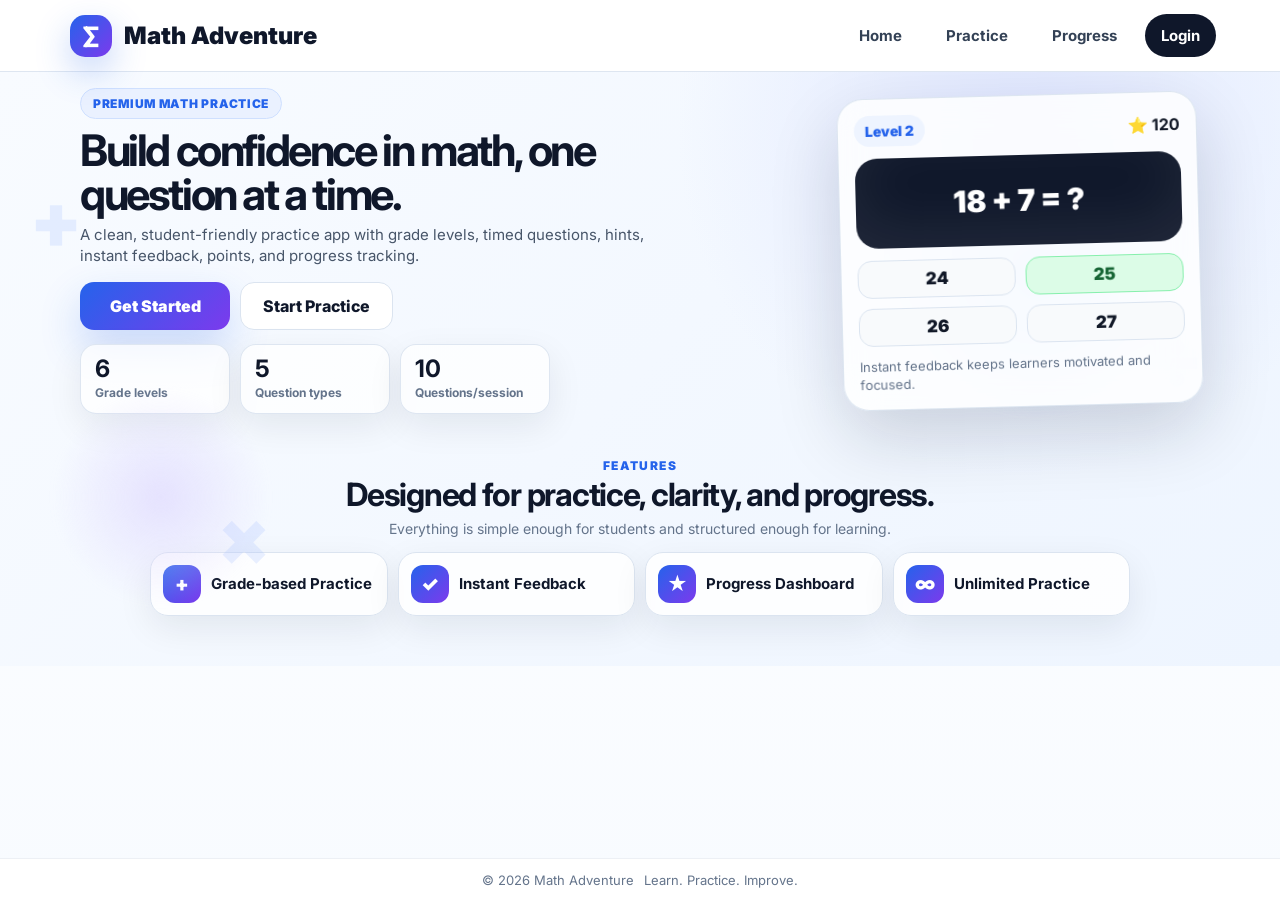
<file: src/main/resources/static/index.html>
<!DOCTYPE html>
<html lang="en">
<head>

  <meta charset="UTF-8" />
  <meta name="viewport" content="width=device-width, initial-scale=1.0" />
  <meta name="description" content="Math Adventure Premium is a fun, polished math practice website with login, grade levels, instant feedback, progress tracking, and account helper screens." />
  <title>Math Adventure Premium</title>
  <link rel="icon" href="data:,">
  <link rel="preconnect" href="https://fonts.googleapis.com">
  <link rel="preconnect" href="https://fonts.gstatic.com" crossorigin>
  <link href="https://fonts.googleapis.com/css2?family=Inter:wght@400;500;600;700;800;900&display=swap" rel="stylesheet">
  <link rel="stylesheet" href="style.css" />
</head>
<body>
  <header class="site-header">
    <button class="brand" type="button" data-nav="home" aria-label="Go to home">
      <span class="brand-mark">∑</span>
      <span>Math Adventure</span>
    </button>
    <button class="menu-toggle" id="menuToggle" type="button" aria-label="Open menu">☰</button>
    <nav class="site-nav" id="siteNav" aria-label="Main navigation">
      <button type="button" data-nav="home">Home</button>
      <button type="button" data-nav="practice">Practice</button>
      <button type="button" data-nav="progress">Progress</button>
      <button type="button" data-nav="login" id="loginNavBtn" class="nav-login">Login</button>
    </nav>
  </header>

  <main id="app">
    <section id="homeView" class="screen home-screen active" aria-labelledby="homeTitle">
      <span class="orb orb-one"></span>
      <span class="orb orb-two"></span>
      <span class="math-float top-left">+</span>
      <span class="math-float mid-right">÷</span>
      <span class="math-float left-low">×</span>

      <div class="home-wrap">
        <section class="hero-row">
          <div class="hero-copy">
            <span class="eyebrow">Premium Math Practice</span>
            <h1 id="homeTitle">Build confidence in math, one question at a time.</h1>
            <p class="description">A clean, student-friendly practice app with grade levels, timed questions, hints, instant feedback, points, and progress tracking.</p>
            <div class="hero-buttons">
              <button class="primary get-started" type="button" id="getStartedBtn">Get Started</button>
              <button class="ghost" type="button" data-nav="practice">Start Practice</button>
            </div>
            <div class="hero-stats" aria-label="App highlights">
              <article><strong>6</strong><span>Grade levels</span></article>
              <article><strong>5</strong><span>Question types</span></article>
              <article><strong>10</strong><span>Questions/session</span></article>
            </div>
          </div>

          <aside class="hero-card" aria-label="Practice preview">
            <div class="mini-top"><span>Level 2</span><b>⭐ 120</b></div>
            <div class="mini-question">18 + 7 = ?</div>
            <div class="mini-options"><span>24</span><span class="active">25</span><span>26</span><span>27</span></div>
            <p>Instant feedback keeps learners motivated and focused.</p>
          </aside>
        </section>

        <section class="features-title" aria-label="Features overview">
          <p>FEATURES</p>
          <h2>Designed for practice, clarity, and progress.</h2>
          <span>Everything is simple enough for students and structured enough for learning.</span>
        </section>

        <section class="feature-grid" aria-label="Main features">
          <article><div class="feature-icon">+</div><div><h3>Grade-based Practice</h3><p>Choose Kindergarten through 5th grade before starting.</p></div></article>
          <article><div class="feature-icon">✓</div><div><h3>Instant Feedback</h3><p>Know right away whether the answer is correct.</p></div></article>
          <article><div class="feature-icon">★</div><div><h3>Progress Dashboard</h3><p>Review correct answers, missed answers, and accuracy.</p></div></article>
          <article><div class="feature-icon">∞</div><div><h3>Unlimited Practice</h3><p>Repeat addition, subtraction, multiplication, division, or mixed operations.</p></div></article>
        </section>
      </div>
    </section>

    <section id="loginView" class="screen login-screen" aria-labelledby="loginTitle">
      <span class="orb orb-one"></span>
      <span class="math-float top-left">+</span>
      <span class="math-float mid-right">÷</span>
      <form id="loginForm" class="login-card">
        <span class="card-badge">Student Portal</span>
        <h2 id="loginTitle">Welcome back</h2>
        <p>Sign in to continue your math adventure.</p>
        <label class="sr-only" for="userId">User ID</label>
        <input id="userId" type="text" placeholder="User ID" autocomplete="username" aria-describedby="userError" />
        <p id="userError" class="field-error" aria-live="polite"></p>
        <label class="sr-only" for="password">Password</label>
        <div class="password-field">
          <input id="password" type="password" placeholder="Password" autocomplete="current-password" aria-describedby="passwordError" />
          <button type="button" class="password-toggle" data-toggle-password="password" aria-label="Show password">Show</button>
        </div>
        <p id="passwordError" class="field-error" aria-live="polite"></p>
        <button class="primary" type="submit">Login</button>
        <div class="login-links">
          <button type="button" id="forgotBtn">Forgot password?</button>
          <button type="button" id="createAccountBtn">Create account</button>
        </div>
        <p id="loginMessage" class="message" aria-live="polite"></p>
        <small class="demo">Demo: student1 / Pass123!</small>
      </form>
    </section>

    <section id="gradesView" class="screen grades-screen" aria-labelledby="gradeTitle">
      <p class="top-note" id="gradeTitle">Choose the learner’s grade level</p>
      <div class="grades-grid">
        <article class="grade-card" data-grade="Kindergarten" data-level="1"><header><h2>Kindergarten</h2><span>Starter</span></header><div class="emoji-box">🧸</div><p>Simple counting, number recognition, and first math confidence.</p><button type="button">Select Grade</button></article>
        <article class="grade-card" data-grade="1st Grade" data-level="1"><header><h2>1st Grade</h2><span>Beginner</span></header><div class="emoji-box">🐣</div><p>Adding, subtracting, and building number sense up to 100.</p><button type="button">Select Grade</button></article>
        <article class="grade-card" data-grade="2nd Grade" data-level="2"><header><h2>2nd Grade</h2><span>Developing</span></header><div class="emoji-box">🚀</div><p>Bigger addition and subtraction with early multiplication.</p><button type="button">Select Grade</button></article>
        <article class="grade-card" data-grade="3rd Grade" data-level="3"><header><h2>3rd Grade</h2><span>Intermediate</span></header><div class="emoji-box">📘</div><p>Multiplication, division, and stronger problem solving.</p><button type="button">Select Grade</button></article>
        <article class="grade-card" data-grade="4th Grade" data-level="4"><header><h2>4th Grade</h2><span>Advanced</span></header><div class="emoji-box">🧠</div><p>Multi-digit operations, division, and decimals.</p><button type="button">Select Grade</button></article>
        <article class="grade-card" data-grade="5th Grade" data-level="5"><header><h2>5th Grade</h2><span>Mastery</span></header><div class="emoji-box">🏆</div><p>Fractions, decimals, mixed operations, and mastery review.</p><button type="button">Select Grade</button></article>
      </div>
    </section>

    <section id="gradePathView" class="screen grade-path-screen" aria-labelledby="gradePathTitle">
      <div class="grade-path-wrap">
        <button class="outline small-back" type="button" id="backToGrades">← Back to grades</button>
        <section class="grade-hero-card">
          <div>
            <span class="card-badge" id="gradeBadge">Grade Path</span>
            <h1 id="gradePathTitle">Grade Practice Page</h1>
            <p id="gradePathDescription">Choose a skill below to start practicing.</p>
          </div>
          <div class="grade-hero-emoji" id="gradeHeroEmoji">🚀</div>
        </section>

        <section class="skill-summary-grid" aria-label="Grade learning summary">
          <article><span>Focus</span><strong id="gradeFocus">Number sense</strong></article>
          <article><span>Difficulty</span><strong id="gradeDifficulty">Level 2</strong></article>
          <article><span>Session</span><strong>10 questions</strong></article>
        </section>

        <section class="grade-skills-panel">
          <div>
            <h2>What learners practice here</h2>
            <ul id="gradeSkillsList"></ul>
          </div>
          <div>
            <h2>Choose a practice skill</h2>
            <div id="gradePracticeLinks" class="grade-practice-links"></div>
          </div>
        </section>
      </div>
    </section>

    <section id="typesView" class="screen type-screen" aria-labelledby="typeTitle">
      <h1 id="typeTitle">Choose Question Type</h1>
      <p id="selectedGradeText">Pick the type of math questions to practice</p>
      <div class="type-grid" id="typeGrid"></div>
    </section>

    <section id="practiceView" class="screen practice-screen" aria-labelledby="questionText">
      <div class="practice-wrap">
        <header class="practice-top">
          <button id="backToTypes" class="outline icon-btn" type="button" aria-label="Back to question types">←</button>
          <button class="outline" id="levelBadge" type="button">LEVEL 2</button>
          <div class="score"><span>⭐ <b id="points">120</b></span><button class="outline" type="button">⌛ <span id="timer">01:45</span></button></div>
        </header>
        <div class="progress-bar" aria-label="Practice progress"><span id="progressFill"></span></div>
        <section class="practice-area">
          <aside class="side-panel">
            <div class="mascot" id="mascotEmoji">🧠</div>
            <p>“You can do it!”</p>
            <button id="hintBtn" class="outline hint" type="button">💡 Get a hint</button>
            <button id="skipBtn" class="dark" type="button">Skip question</button>
            <p id="hintText" class="hint-text" aria-live="polite"></p>
          </aside>
          <section class="question-area">
            <div class="question-display"><h1 id="questionText">12 + 8 = ?</h1><div>🔥 🔥 🔥</div></div>
            <div id="answersGrid" class="answers-grid"></div>
            <p id="answerMessage" class="answer-message" aria-live="polite"></p>
            <div id="dots" class="dots"></div>
          </section>
        </section>
      </div>
    </section>

    <section id="progressView" class="screen progress-screen" aria-labelledby="progressTitle">
      <div class="progress-card">
        <span class="card-badge">Dashboard</span>
        <h1 id="progressTitle">Your Progress</h1>
        <p id="progressIntro">Complete a practice session to see your score.</p>
        <div class="stat-row">
          <article><p>Correct</p><h2 id="progressCorrect">0</h2></article>
          <article><p>Incorrect</p><h2 id="progressIncorrect">0</h2></article>
          <article><p>Accuracy</p><h2 id="progressAccuracy">0%</h2></article>
        </div>
        <button class="primary" type="button" id="progressPracticeBtn">Start practice</button>
      </div>
    </section>

    <section id="resultView" class="screen result-screen" aria-labelledby="resultTitle">
      <div class="result-card"><span class="card-badge">Session Complete</span><h1 id="resultTitle">Great job 🎉</h1><div class="stat-row"><article><p>Correct</p><h2 id="correctCount">0</h2></article><article><p>Incorrect</p><h2 id="incorrectCount">0</h2></article></div><p class="keep" id="resultMessage">Keep practicing. You are improving.</p><button class="primary" type="button" id="newPracticeBtn">New practice</button></div>
    </section>

    <section id="forgotView" class="screen account-screen" aria-labelledby="forgotTitle">
      <form id="forgotForm" class="account-card">
        <span class="card-badge">Account Help</span>
        <h1 id="forgotTitle">Reset password</h1>
        <p>Enter your User ID and follow the demo recovery instructions.</p>
        <label class="sr-only" for="forgotUserId">User ID</label>
        <input id="forgotUserId" type="text" placeholder="User ID" autocomplete="username" />
        <button class="primary" type="submit">Continue</button>
        <div id="forgotSuccess" class="success-box" aria-live="polite"></div>
        <div class="secondary-row"><button class="link-btn" type="button" id="backToLoginFromForgot">Back to login</button></div>
      </form>
    </section>

    <section id="createAccountView" class="screen account-screen" aria-labelledby="createTitle">
      <form id="createAccountForm" class="account-card">
        <span class="card-badge">New Learner</span>
        <h1 id="createTitle">Create account</h1>
        <p>Create a practice account for this browser session.</p>
        <label class="sr-only" for="newUserId">User ID</label>
        <input id="newUserId" type="text" placeholder="User ID: 8 to 12 characters" autocomplete="username" />
        <label class="sr-only" for="newPassword">Password</label>
        <div class="password-field">
          <input id="newPassword" type="password" placeholder="Password: uppercase, number, symbol" autocomplete="new-password" />
          <button type="button" class="password-toggle" data-toggle-password="newPassword" aria-label="Show password">Show</button>
        </div>
        <button class="primary" type="submit">Create account</button>
        <div id="createSuccess" class="success-box" aria-live="polite"></div>
        <div class="secondary-row"><button class="link-btn" type="button" id="backToLoginFromCreate">Back to login</button></div>
      </form>
    </section>

    <section id="logoutView" class="screen logout-screen" aria-labelledby="logoutTitle">
      <div class="logout-card"><span class="card-badge">Session</span><h1 id="logoutTitle">Logout</h1><p>Are you sure you want to log out?</p><div class="logout-actions"><button id="yesLogout" class="primary" type="button">Yes</button><button id="cancelLogout" class="outline" type="button">Cancel</button></div></div>
    </section>
  </main>

  <footer class="site-footer">
    <span>© 2026 Math Adventure</span>
    <span>Learn. Practice. Improve.</span>
  </footer>
  <script src="app.js"></script>
</body>
</html>
</file>
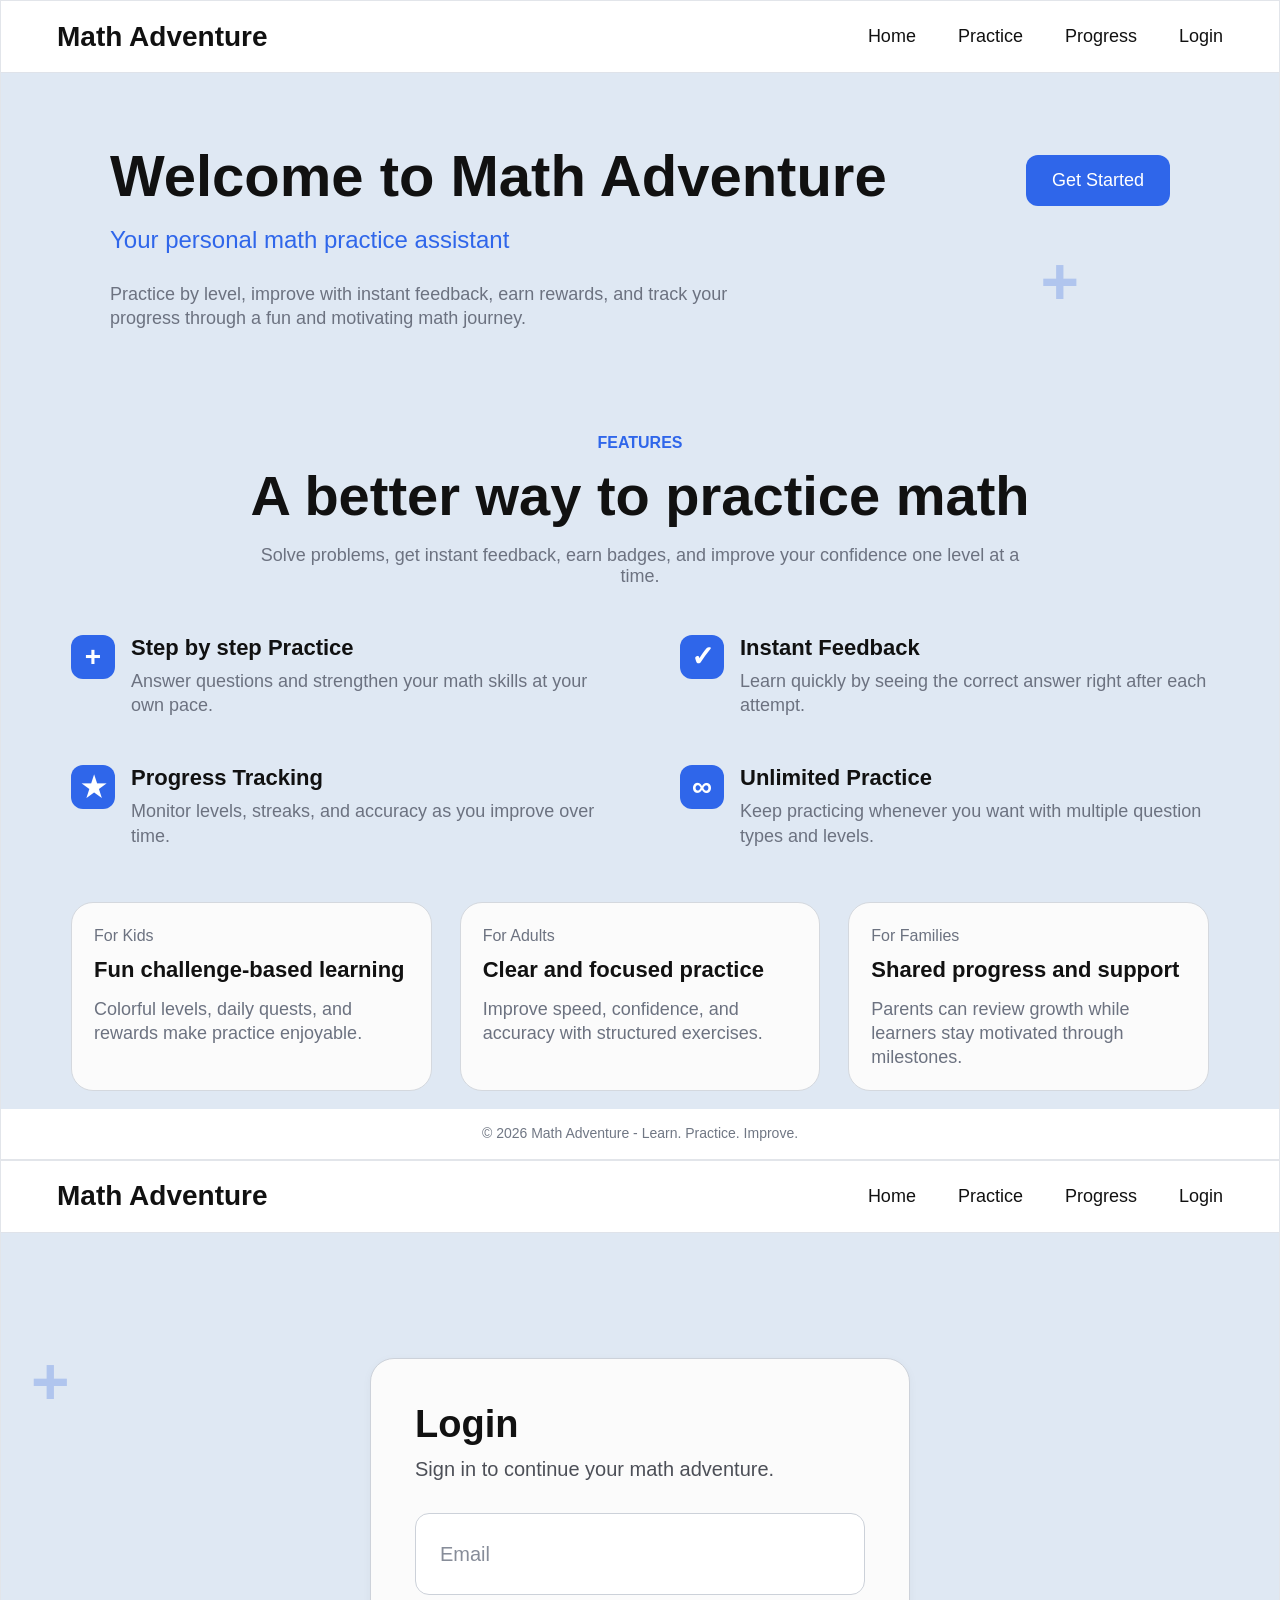
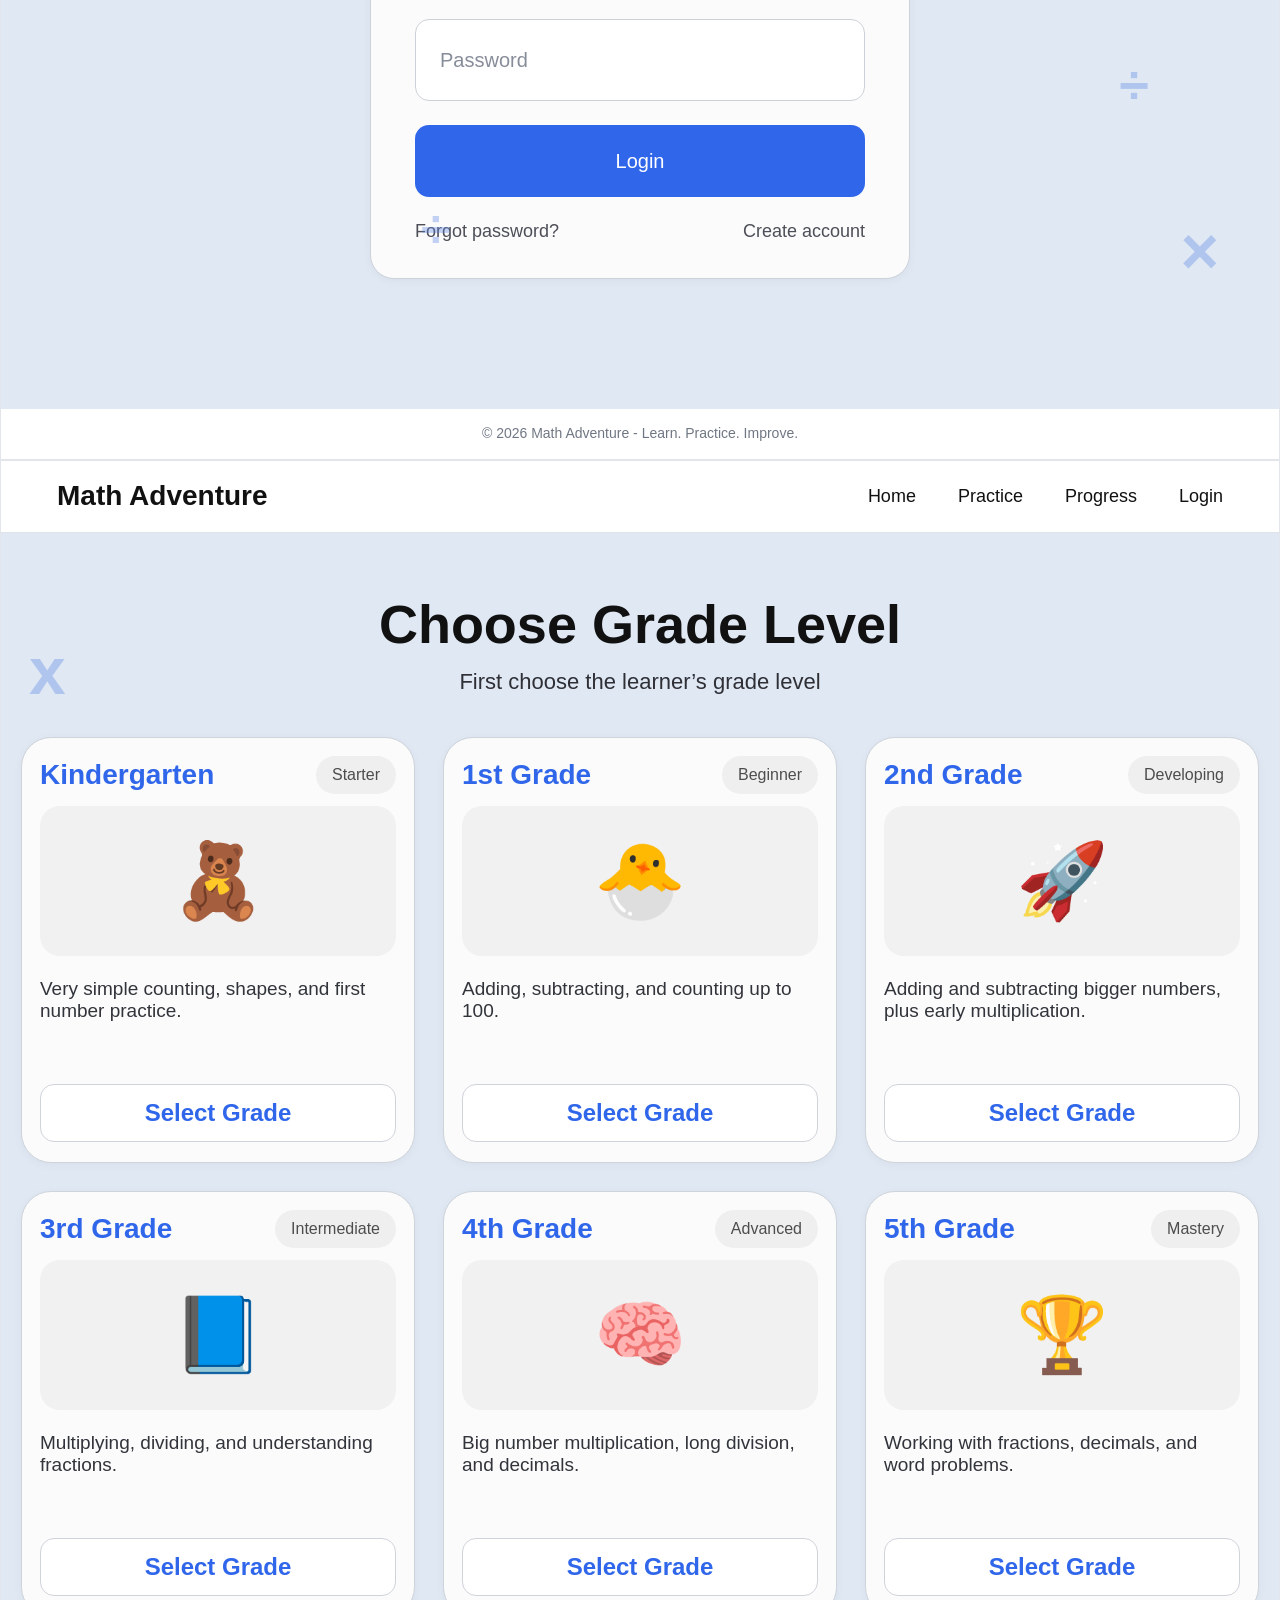
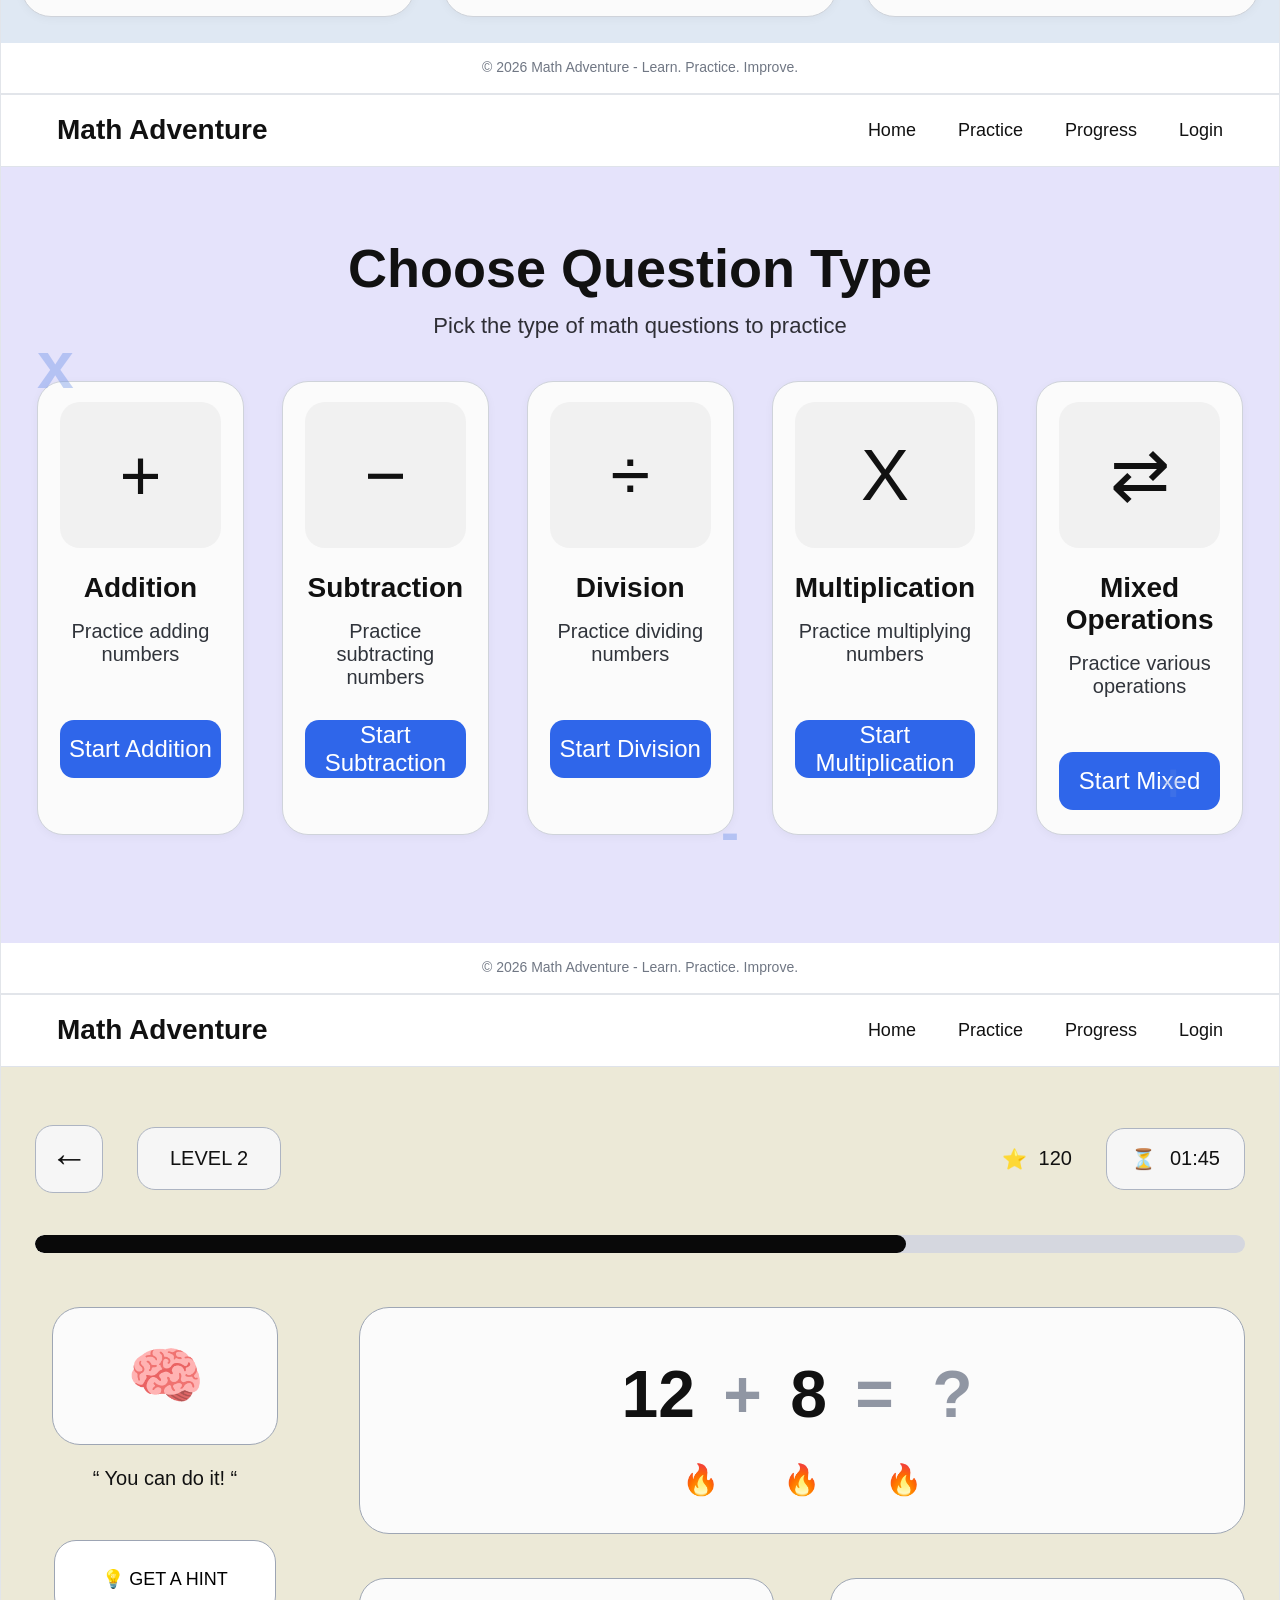
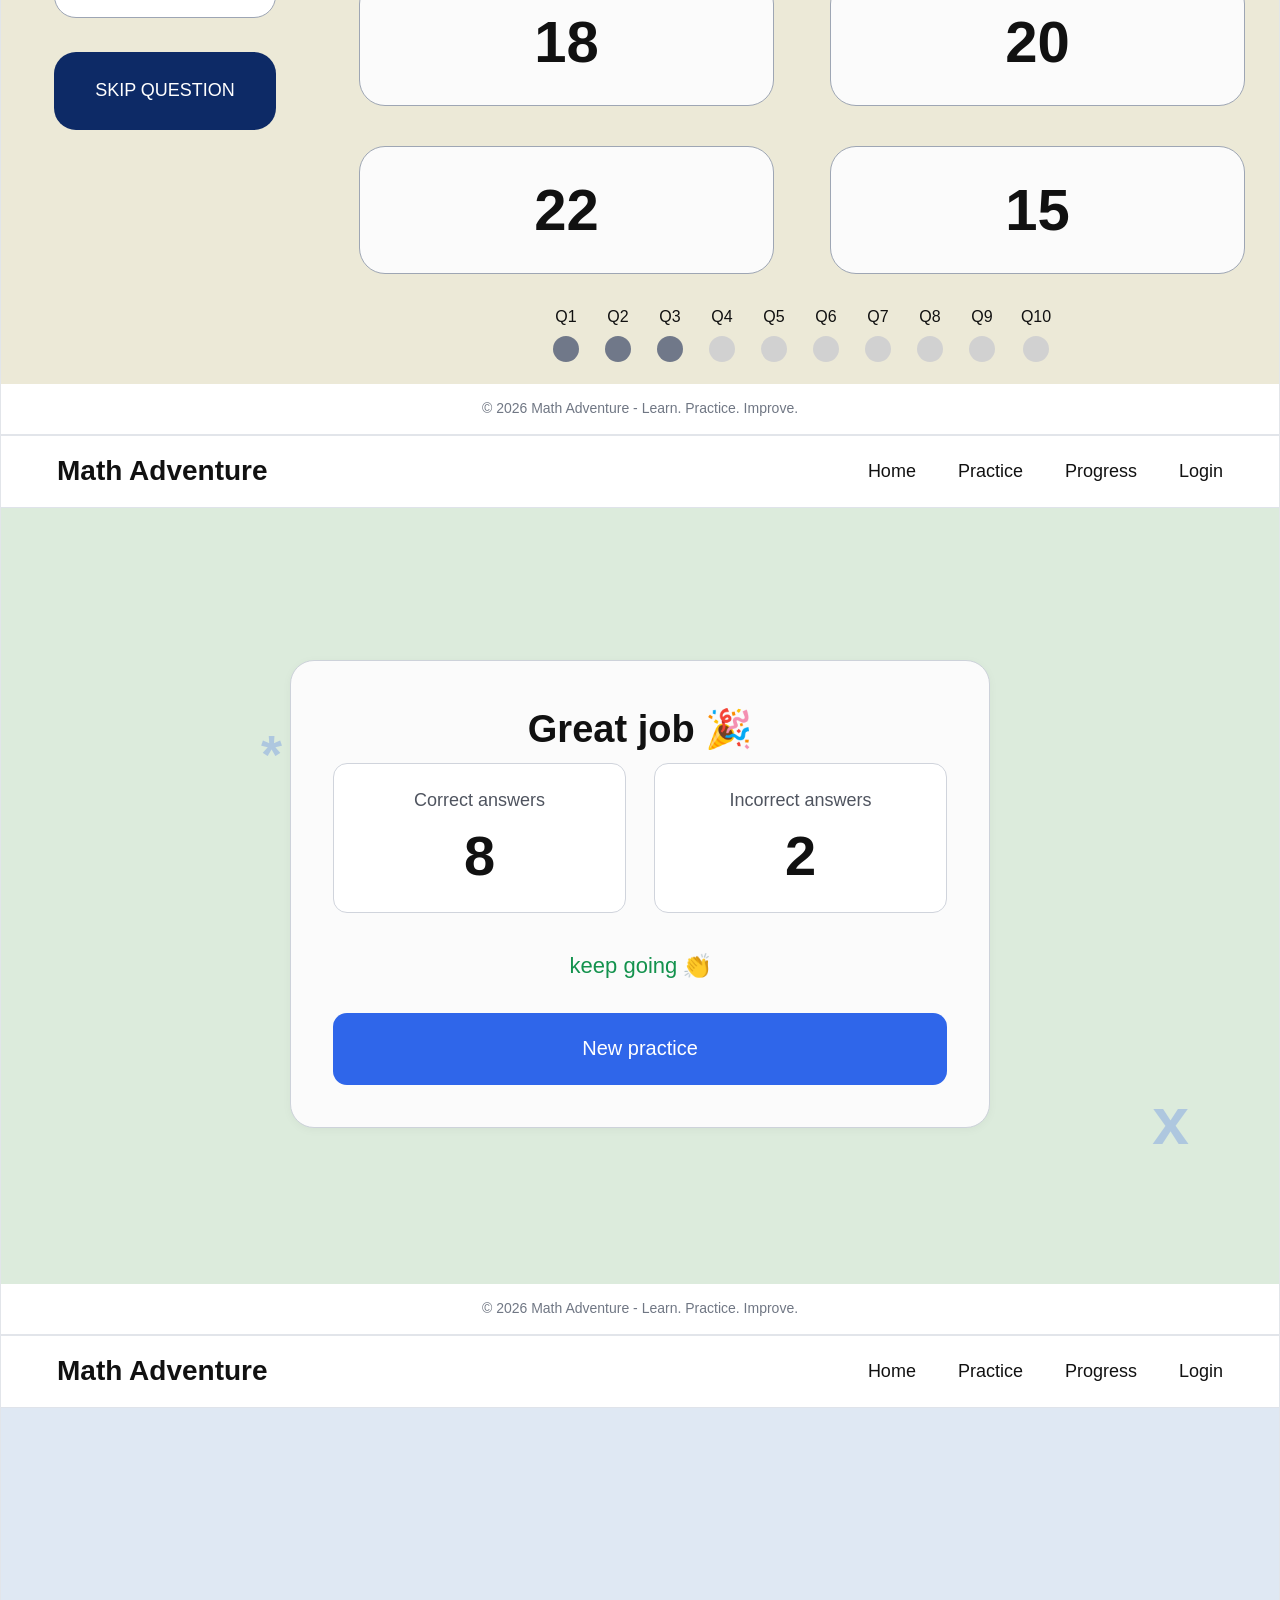
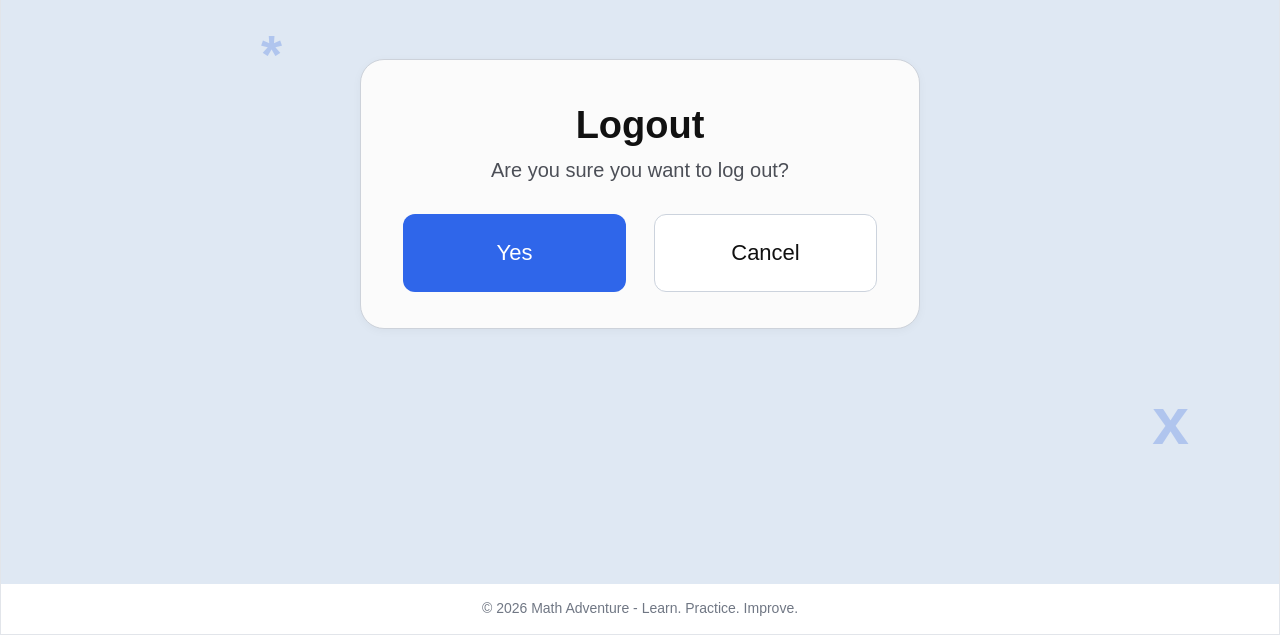
<file: src/main/java/org/example/MathAdventure.html>
<!DOCTYPE html>
<html lang="en">
  <head>
    <meta charset="UTF-8" />
    <meta name="viewport" content="width=device-width, initial-scale=1.0" />
    <title>Math Adventure</title>
    <style>
      :root {
        --bg-blue: #dfe8f3;
        --bg-purple: #e5e3fb;
        --bg-green: #dcebdc;
        --bg-yellow: #ece9d7;
        --white: #ffffff;
        --card: #fbfbfb;
        --line: #d3d7df;
        --text: #111111;
        --muted: #6c7280;
        --primary: #2f66ea;
        --primary-dark: #0d2a66;
        --success: #13924d;
        --shadow: 0 2px 10px rgba(17, 17, 17, 0.04);
        --radius-xl: 22px;
        --radius-lg: 16px;
        --radius-md: 12px;
      }

      * {
        box-sizing: border-box;
      }

      body {
        margin: 0;
        font-family: Arial, Helvetica, sans-serif;
        color: var(--text);
        background: #f4f5f7;
      }

      .site-page {
        width: 100%;
        min-height: 100vh;
        display: flex;
        flex-direction: column;
        background: var(--white);
        border: 1px solid #e2e5ea;
      }

      .topbar {
        height: 72px;
        display: flex;
        align-items: center;
        justify-content: space-between;
        padding: 0 56px;
        border-bottom: 1px solid #dfe3ea;
        background: var(--white);
      }

      .brand {
        font-size: 28px;
        font-weight: 700;
      }

      .menu {
        display: flex;
        gap: 42px;
        font-size: 18px;
      }

      .menu a {
        color: var(--text);
        text-decoration: none;
      }

      .page-main {
        flex: 1;
        position: relative;
        overflow: hidden;
      }

      .page-main.blue { background: var(--bg-blue); }
      .page-main.purple { background: var(--bg-purple); }
      .page-main.green { background: var(--bg-green); }
      .page-main.yellow { background: var(--bg-yellow); }

      .motif {
        position: absolute;
        color: rgba(88, 132, 230, 0.35);
        font-size: 66px;
        font-weight: 700;
        user-select: none;
        pointer-events: none;
      }

      .motif.small {
        font-size: 54px;
      }

      .footer-simple {
        text-align: center;
        font-size: 14px;
        color: #707784;
        padding: 16px 20px 18px;
        background: var(--white);
      }

      .hero-wrap {
        max-width: 1200px;
        margin: 0 auto;
        padding: 72px 70px 56px;
      }

      .hero-row {
        display: flex;
        align-items: flex-start;
        justify-content: space-between;
        gap: 40px;
      }

      .hero-copy h1 {
        font-size: 58px;
        line-height: 1.08;
        margin: 0 0 18px;
        font-weight: 700;
      }

      .hero-copy h2 {
        margin: 0 0 28px;
        font-size: 24px;
        color: var(--primary);
        font-weight: 500;
      }

      .hero-copy p {
        max-width: 620px;
        font-size: 18px;
        line-height: 1.35;
        color: var(--muted);
        margin: 0;
      }

      .hero-cta {
        margin-top: 10px;
      }

      .btn {
        border: none;
        cursor: pointer;
        border-radius: var(--radius-md);
        font-size: 18px;
        font-weight: 500;
        padding: 15px 26px;
      }

      .btn-primary {
        background: var(--primary);
        color: var(--white);
      }

      .btn-outline {
        background: var(--white);
        border: 1px solid #ccd3dd;
        color: var(--text);
      }

      .section-inner {
        max-width: 1320px;
        margin: 0 auto;
        padding: 48px 70px 18px;
      }

      .center-head {
        text-align: center;
        margin-bottom: 48px;
      }

      .center-head .eyebrow {
        font-size: 16px;
        font-weight: 700;
        color: var(--primary);
        text-transform: uppercase;
        margin-bottom: 14px;
      }

      .center-head h2 {
        font-size: 56px;
        line-height: 1.08;
        margin: 0 0 18px;
      }

      .center-head p {
        margin: 0 auto;
        font-size: 18px;
        color: var(--muted);
        max-width: 760px;
      }

      .features-grid {
        display: grid;
        grid-template-columns: 1fr 1fr;
        gap: 48px 80px;
        margin-bottom: 54px;
      }

      .feature-item {
        display: flex;
        align-items: flex-start;
        gap: 16px;
      }

      .feature-icon {
        width: 44px;
        height: 44px;
        border-radius: 12px;
        background: var(--primary);
        color: var(--white);
        display: flex;
        align-items: center;
        justify-content: center;
        font-size: 28px;
        font-weight: 700;
        flex-shrink: 0;
      }

      .feature-item h3 {
        margin: 0 0 8px;
        font-size: 22px;
      }

      .feature-item p {
        margin: 0;
        font-size: 18px;
        line-height: 1.35;
        color: var(--muted);
      }

      .audience-grid {
        display: grid;
        grid-template-columns: repeat(3, 1fr);
        gap: 28px;
      }

      .audience-card {
        background: var(--card);
        border: 1px solid #d4d8de;
        border-radius: 22px;
        padding: 24px 22px 20px;
      }

      .audience-card .tag {
        font-size: 16px;
        color: var(--muted);
        margin-bottom: 12px;
      }

      .audience-card h4 {
        font-size: 22px;
        margin: 0 0 14px;
      }

      .audience-card p {
        margin: 0;
        font-size: 18px;
        color: var(--muted);
        line-height: 1.35;
      }

      .center-card-shell {
        min-height: calc(100vh - 128px);
        display: flex;
        align-items: center;
        justify-content: center;
        padding: 48px 24px;
      }

      .card-large,
      .card-medium,
      .card-small {
        background: var(--card);
        border: 1px solid #cdd2da;
        border-radius: 24px;
        box-shadow: var(--shadow);
      }

      .card-large {
        width: 540px;
        padding: 44px 44px 36px;
      }

      .card-medium {
        width: 700px;
        padding: 46px 42px 42px;
      }

      .card-small {
        width: 560px;
        padding: 44px 42px 36px;
      }

      .card-title {
        font-size: 38px;
        margin: 0 0 12px;
        text-align: center;
        font-weight: 700;
      }

      .card-subtitle {
        font-size: 20px;
        color: #4c4f57;
        margin: 0 0 32px;
        text-align: center;
      }

      .left-title {
        text-align: left;
      }

      .left-subtitle {
        text-align: left;
      }

      .field {
        width: 100%;
        height: 82px;
        border: 1px solid #ccd1d9;
        border-radius: 14px;
        background: #ffffff;
        padding: 0 24px;
        font-size: 20px;
        color: #878d99;
        margin-bottom: 24px;
      }

      .btn-block {
        width: 100%;
        height: 72px;
        font-size: 20px;
        border-radius: 14px;
      }

      .card-links {
        display: flex;
        justify-content: space-between;
        margin-top: 24px;
        font-size: 18px;
        color: #4c4f57;
      }

      .selection-wrap {
        max-width: 1470px;
        margin: 0 auto;
        padding: 60px 20px 26px;
      }

      .selection-head {
        text-align: center;
        margin-bottom: 42px;
      }

      .selection-head h1 {
        font-size: 54px;
        margin: 0 0 14px;
      }

      .selection-head p {
        font-size: 22px;
        color: #2f2f36;
        margin: 0;
      }

      .grade-grid {
        display: grid;
        grid-template-columns: repeat(3, 1fr);
        gap: 28px;
      }

      .grade-card {
        background: var(--card);
        border: 1px solid #cfd3da;
        border-radius: 30px;
        padding: 18px 18px 20px;
        box-shadow: var(--shadow);
      }

      .grade-top {
        display: flex;
        align-items: center;
        justify-content: space-between;
        margin-bottom: 12px;
      }

      .grade-title {
        font-size: 28px;
        color: var(--primary);
        font-weight: 700;
      }

      .pill {
        background: #efefef;
        color: #4d4d4d;
        padding: 10px 16px;
        border-radius: 999px;
        font-size: 16px;
      }

      .grade-icon-box,
      .type-icon-box {
        background: #f1f1f1;
        border-radius: 20px;
        display: flex;
        align-items: center;
        justify-content: center;
      }

      .grade-icon-box {
        height: 150px;
        margin-bottom: 22px;
        font-size: 74px;
      }

      .grade-desc {
        font-size: 19px;
        line-height: 1.18;
        color: #31343a;
        min-height: 90px;
        margin-bottom: 16px;
      }

      .grade-btn,
      .type-btn {
        width: 100%;
        height: 58px;
        border-radius: 14px;
        font-size: 24px;
      }

      .grade-btn {
        background: #ffffff;
        border: 1px solid #cfd3da;
        color: var(--primary);
        font-weight: 700;
      }

      .type-wrap {
        max-width: 1470px;
        margin: 0 auto;
        padding: 70px 36px 36px;
      }

      .type-grid {
        display: grid;
        grid-template-columns: repeat(5, 1fr);
        gap: 38px;
      }

      .type-card {
        background: var(--card);
        border: 1px solid #cfd3da;
        border-radius: 26px;
        padding: 20px 22px 24px;
        text-align: center;
        box-shadow: var(--shadow);
      }

      .type-icon-box {
        height: 146px;
        margin-bottom: 24px;
        font-size: 72px;
      }

      .type-card h3 {
        font-size: 28px;
        margin: 0 0 16px;
      }

      .type-card p {
        margin: 0 0 28px;
        font-size: 20px;
        line-height: 1.16;
        color: #30343b;
        min-height: 72px;
      }

      .type-btn {
        background: var(--primary);
        color: #fff;
        border: none;
        font-weight: 500;
      }

      .stats-row {
        display: grid;
        grid-template-columns: 1fr 1fr;
        gap: 28px;
        margin-bottom: 40px;
      }

      .stat-box {
        border: 1px solid #d0d4dc;
        background: #fff;
        border-radius: 14px;
        padding: 26px 20px 24px;
        text-align: center;
      }

      .stat-box .label {
        font-size: 18px;
        color: #4f545f;
        margin-bottom: 12px;
      }

      .stat-box .value {
        font-size: 56px;
        font-weight: 700;
      }

      .feedback-message {
        text-align: center;
        color: var(--success);
        font-size: 22px;
        font-weight: 500;
        margin: 10px 0 34px;
      }

      .practice-wrap {
        max-width: 1480px;
        margin: 0 auto;
        padding: 58px 34px 22px;
      }

      .practice-top {
        display: flex;
        justify-content: space-between;
        align-items: center;
        margin-bottom: 42px;
      }

      .practice-top-left,
      .practice-top-right {
        display: flex;
        align-items: center;
        gap: 34px;
      }

      .square-btn,
      .small-pill,
      .timer-box {
        background: #f6f6f6;
        border: 1px solid #adb4c2;
        border-radius: 18px;
      }

      .square-btn {
        width: 68px;
        height: 68px;
        display: flex;
        align-items: center;
        justify-content: center;
        font-size: 38px;
      }

      .small-pill {
        padding: 19px 32px;
        font-size: 20px;
      }

      .star-score {
        font-size: 20px;
        display: flex;
        align-items: center;
        gap: 12px;
      }

      .timer-box {
        padding: 18px 24px;
        font-size: 20px;
        display: flex;
        align-items: center;
        gap: 14px;
      }

      .progress-line {
        width: 100%;
        height: 18px;
        background: #d5d7df;
        border-radius: 99px;
        overflow: hidden;
        margin-bottom: 54px;
      }

      .progress-fill {
        width: 72%;
        height: 100%;
        background: #090909;
        border-radius: 99px;
      }

      .practice-layout {
        display: grid;
        grid-template-columns: 260px 1fr;
        gap: 64px;
        align-items: start;
      }

      .side-panel {
        display: flex;
        flex-direction: column;
        align-items: center;
      }

      .buddy-box {
        width: 226px;
        height: 138px;
        border-radius: 28px;
        border: 1px solid #9ea6b4;
        background: #fbfbfb;
        display: flex;
        align-items: center;
        justify-content: center;
        font-size: 62px;
        margin-bottom: 22px;
      }

      .buddy-text {
        font-size: 20px;
        margin-bottom: 50px;
      }

      .hint-btn,
      .skip-btn {
        width: 222px;
        height: 78px;
        border-radius: 22px;
        font-size: 18px;
        font-weight: 500;
      }

      .hint-btn {
        background: #fff;
        border: 1px solid #9da5b4;
        margin-bottom: 34px;
      }

      .skip-btn {
        background: #0d2a66;
        color: #fff;
        border: none;
      }

      .question-panel {
        width: 100%;
      }

      .question-card {
        border: 1px solid #9ea6b4;
        background: #fbfbfb;
        border-radius: 30px;
        padding: 48px 40px 36px;
        text-align: center;
        margin-bottom: 44px;
      }

      .equation {
        font-size: 66px;
        font-weight: 700;
        margin-bottom: 30px;
      }

      .equation .muted-op {
        color: #9096a3;
        font-weight: 600;
        margin: 0 10px;
      }

      .flames {
        font-size: 30px;
        letter-spacing: 28px;
        padding-left: 28px;
      }

      .answers-grid {
        display: grid;
        grid-template-columns: 1fr 1fr;
        gap: 40px 56px;
      }

      .answer-box {
        height: 128px;
        border-radius: 26px;
        border: 1px solid #9ea6b4;
        background: #fbfbfb;
        display: flex;
        align-items: center;
        justify-content: center;
        font-size: 58px;
        font-weight: 700;
      }

      .question-dots {
        display: flex;
        justify-content: center;
        align-items: end;
        gap: 26px;
        margin-top: 34px;
      }

      .dot-item {
        text-align: center;
      }

      .dot-label {
        font-size: 16px;
        margin-bottom: 10px;
      }

      .dot {
        width: 26px;
        height: 26px;
        border-radius: 50%;
        background: #d1d1d1;
        margin: 0 auto;
      }

      .dot.active {
        background: #707889;
      }

      @media (max-width: 1200px) {
        .grade-grid,
        .audience-grid,
        .type-grid,
        .features-grid {
          grid-template-columns: 1fr 1fr;
        }

        .practice-layout {
          grid-template-columns: 1fr;
        }

        .side-panel {
          align-items: flex-start;
        }
      }

      @media (max-width: 860px) {
        .menu {
          gap: 20px;
          font-size: 15px;
        }

        .hero-row,
        .practice-top,
        .practice-top-left,
        .practice-top-right,
        .stats-row,
        .features-grid,
        .grade-grid,
        .type-grid,
        .audience-grid,
        .answers-grid {
          grid-template-columns: 1fr !important;
          display: grid;
        }

        .hero-wrap,
        .section-inner,
        .selection-wrap,
        .type-wrap,
        .practice-wrap {
          padding-left: 20px;
          padding-right: 20px;
        }

        .topbar {
          padding: 0 20px;
          flex-direction: column;
          height: auto;
          padding-top: 18px;
          padding-bottom: 18px;
          gap: 14px;
        }
      }
    </style>
  </head>
  <body>
    <!-- HOME -->
    <section class="site-page">
      <header class="topbar">
        <div class="brand">Math Adventure</div>
        <nav class="menu">
          <a href="#">Home</a>
          <a href="#">Practice</a>
          <a href="#">Progress</a>
          <a href="#">Login</a>
        </nav>
      </header>

      <main class="page-main blue">
        <div class="motif" style="right: 200px; top: 170px">+</div>

        <div class="hero-wrap">
          <div class="hero-row">
            <div class="hero-copy">
              <h1>Welcome to Math Adventure</h1>
              <h2>Your personal math practice assistant</h2>
              <p>
                Practice by level, improve with instant feedback, earn rewards,
                and track your progress through a fun and motivating math journey.
              </p>
            </div>

            <div class="hero-cta">
              <button class="btn btn-primary">Get Started</button>
            </div>
          </div>
        </div>

        <div class="section-inner">
          <div class="center-head">
            <div class="eyebrow">Features</div>
            <h2>A better way to practice math</h2>
            <p>
              Solve problems, get instant feedback, earn badges, and improve
              your confidence one level at a time.
            </p>
          </div>

          <div class="features-grid">
            <div class="feature-item">
              <div class="feature-icon">+</div>
              <div>
                <h3>Step by step Practice</h3>
                <p>
                  Answer questions and strengthen your math skills at your own pace.
                </p>
              </div>
            </div>

            <div class="feature-item">
              <div class="feature-icon">✓</div>
              <div>
                <h3>Instant Feedback</h3>
                <p>
                  Learn quickly by seeing the correct answer right after each attempt.
                </p>
              </div>
            </div>

            <div class="feature-item">
              <div class="feature-icon">★</div>
              <div>
                <h3>Progress Tracking</h3>
                <p>
                  Monitor levels, streaks, and accuracy as you improve over time.
                </p>
              </div>
            </div>

            <div class="feature-item">
              <div class="feature-icon">∞</div>
              <div>
                <h3>Unlimited Practice</h3>
                <p>
                  Keep practicing whenever you want with multiple question types and levels.
                </p>
              </div>
            </div>
          </div>

          <div class="audience-grid">
            <div class="audience-card">
              <div class="tag">For Kids</div>
              <h4>Fun challenge-based learning</h4>
              <p>
                Colorful levels, daily quests, and rewards make practice enjoyable.
              </p>
            </div>

            <div class="audience-card">
              <div class="tag">For Adults</div>
              <h4>Clear and focused practice</h4>
              <p>
                Improve speed, confidence, and accuracy with structured exercises.
              </p>
            </div>

            <div class="audience-card">
              <div class="tag">For Families</div>
              <h4>Shared progress and support</h4>
              <p>
                Parents can review growth while learners stay motivated through milestones.
              </p>
            </div>
          </div>
        </div>
      </main>

      <footer class="footer-simple">© 2026 Math Adventure - Learn. Practice. Improve.</footer>
    </section>

    <!-- LOGIN -->
    <section class="site-page">
      <header class="topbar">
        <div class="brand">Math Adventure</div>
        <nav class="menu">
          <a href="#">Home</a>
          <a href="#">Practice</a>
          <a href="#">Progress</a>
          <a href="#">Login</a>
        </nav>
      </header>

      <main class="page-main blue">
        <div class="motif" style="left: 30px; top: 110px">+</div>
        <div class="motif small" style="left: 420px; bottom: 150px">÷</div>
        <div class="motif small" style="right: 130px; top: 420px">÷</div>
        <div class="motif" style="right: 60px; bottom: 120px">×</div>

        <div class="center-card-shell">
          <div class="card-large">
            <h2 class="card-title left-title">Login</h2>
            <p class="card-subtitle left-subtitle">Sign in to continue your math adventure.</p>
            <input class="field" value="Email" />
            <input class="field" value="Password" />
            <button class="btn btn-primary btn-block">Login</button>
            <div class="card-links">
              <span>Forgot password?</span>
              <span>Create account</span>
            </div>
          </div>
        </div>
      </main>

      <footer class="footer-simple">© 2026 Math Adventure - Learn. Practice. Improve.</footer>
    </section>

    <!-- CHOOSE GRADE LEVEL -->
    <section class="site-page">
      <header class="topbar">
        <div class="brand">Math Adventure</div>
        <nav class="menu">
          <a href="#">Home</a>
          <a href="#">Practice</a>
          <a href="#">Progress</a>
          <a href="#">Login</a>
        </nav>
      </header>

      <main class="page-main blue">
        <div class="motif" style="left: 28px; top: 100px">x</div>

        <div class="selection-wrap">
          <div class="selection-head">
            <h1>Choose Grade Level</h1>
            <p>First choose the learner’s grade level</p>
          </div>

          <div class="grade-grid">
            <div class="grade-card">
              <div class="grade-top">
                <div class="grade-title">Kindergarten</div>
                <div class="pill">Starter</div>
              </div>
              <div class="grade-icon-box">🧸</div>
              <div class="grade-desc">Very simple counting, shapes, and first number practice.</div>
              <button class="grade-btn">Select Grade</button>
            </div>

            <div class="grade-card">
              <div class="grade-top">
                <div class="grade-title">1st Grade</div>
                <div class="pill">Beginner</div>
              </div>
              <div class="grade-icon-box">🐣</div>
              <div class="grade-desc">Adding, subtracting, and counting up to 100.</div>
              <button class="grade-btn">Select Grade</button>
            </div>

            <div class="grade-card">
              <div class="grade-top">
                <div class="grade-title">2nd Grade</div>
                <div class="pill">Developing</div>
              </div>
              <div class="grade-icon-box">🚀</div>
              <div class="grade-desc">Adding and subtracting bigger numbers, plus early multiplication.</div>
              <button class="grade-btn">Select Grade</button>
            </div>

            <div class="grade-card">
              <div class="grade-top">
                <div class="grade-title">3rd Grade</div>
                <div class="pill">Intermediate</div>
              </div>
              <div class="grade-icon-box">📘</div>
              <div class="grade-desc">Multiplying, dividing, and understanding fractions.</div>
              <button class="grade-btn">Select Grade</button>
            </div>

            <div class="grade-card">
              <div class="grade-top">
                <div class="grade-title">4th Grade</div>
                <div class="pill">Advanced</div>
              </div>
              <div class="grade-icon-box">🧠</div>
              <div class="grade-desc">Big number multiplication, long division, and decimals.</div>
              <button class="grade-btn">Select Grade</button>
            </div>

            <div class="grade-card">
              <div class="grade-top">
                <div class="grade-title">5th Grade</div>
                <div class="pill">Mastery</div>
              </div>
              <div class="grade-icon-box">🏆</div>
              <div class="grade-desc">Working with fractions, decimals, and word problems.</div>
              <button class="grade-btn">Select Grade</button>
            </div>
          </div>
        </div>
      </main>

      <footer class="footer-simple">© 2026 Math Adventure - Learn. Practice. Improve.</footer>
    </section>

    <!-- CHOOSE QUESTION TYPE -->
    <section class="site-page">
      <header class="topbar">
        <div class="brand">Math Adventure</div>
        <nav class="menu">
          <a href="#">Home</a>
          <a href="#">Practice</a>
          <a href="#">Progress</a>
          <a href="#">Login</a>
        </nav>
      </header>

      <main class="page-main purple">
        <div class="motif" style="left: 36px; top: 160px">x</div>
        <div class="motif small" style="right: 90px; bottom: 130px">+</div>
        <div class="motif small" style="left: 720px; bottom: 80px">-</div>

        <div class="type-wrap">
          <div class="selection-head">
            <h1>Choose Question Type</h1>
            <p>Pick the type of math questions to practice</p>
          </div>

          <div class="type-grid">
            <div class="type-card">
              <div class="type-icon-box">+</div>
              <h3>Addition</h3>
              <p>Practice adding numbers</p>
              <button class="type-btn">Start Addition</button>
            </div>

            <div class="type-card">
              <div class="type-icon-box">−</div>
              <h3>Subtraction</h3>
              <p>Practice subtracting numbers</p>
              <button class="type-btn">Start Subtraction</button>
            </div>

            <div class="type-card">
              <div class="type-icon-box">÷</div>
              <h3>Division</h3>
              <p>Practice dividing numbers</p>
              <button class="type-btn">Start Division</button>
            </div>

            <div class="type-card">
              <div class="type-icon-box">X</div>
              <h3>Multiplication</h3>
              <p>Practice multiplying numbers</p>
              <button class="type-btn">Start Multiplication</button>
            </div>

            <div class="type-card">
              <div class="type-icon-box">⇄</div>
              <h3>Mixed Operations</h3>
              <p>Practice various operations</p>
              <button class="type-btn">Start Mixed</button>
            </div>
          </div>
        </div>
      </main>

      <footer class="footer-simple">© 2026 Math Adventure - Learn. Practice. Improve.</footer>
    </section>

    <!-- PRACTICE -->
    <section class="site-page">
      <header class="topbar">
        <div class="brand">Math Adventure</div>
        <nav class="menu">
          <a href="#">Home</a>
          <a href="#">Practice</a>
          <a href="#">Progress</a>
          <a href="#">Login</a>
        </nav>
      </header>

      <main class="page-main yellow">
        <div class="practice-wrap">
          <div class="practice-top">
            <div class="practice-top-left">
              <div class="square-btn">←</div>
              <div class="small-pill">LEVEL 2</div>
            </div>

            <div class="practice-top-right">
              <div class="star-score">⭐ <span>120</span></div>
              <div class="timer-box">⏳ <span>01:45</span></div>
            </div>
          </div>

          <div class="progress-line">
            <div class="progress-fill"></div>
          </div>

          <div class="practice-layout">
            <div class="side-panel">
              <div class="buddy-box">🧠</div>
              <div class="buddy-text">“ You can do it! “</div>
              <button class="hint-btn">💡 GET A HINT</button>
              <button class="skip-btn">SKIP QUESTION</button>
            </div>

            <div class="question-panel">
              <div class="question-card">
                <div class="equation">
                  12 <span class="muted-op">+</span> 8 <span class="muted-op">=</span>
                  <span class="muted-op">?</span>
                </div>
                <div class="flames">🔥 🔥 🔥</div>
              </div>

              <div class="answers-grid">
                <div class="answer-box">18</div>
                <div class="answer-box">20</div>
                <div class="answer-box">22</div>
                <div class="answer-box">15</div>
              </div>

              <div class="question-dots">
                <div class="dot-item"><div class="dot-label">Q1</div><div class="dot active"></div></div>
                <div class="dot-item"><div class="dot-label">Q2</div><div class="dot active"></div></div>
                <div class="dot-item"><div class="dot-label">Q3</div><div class="dot active"></div></div>
                <div class="dot-item"><div class="dot-label">Q4</div><div class="dot"></div></div>
                <div class="dot-item"><div class="dot-label">Q5</div><div class="dot"></div></div>
                <div class="dot-item"><div class="dot-label">Q6</div><div class="dot"></div></div>
                <div class="dot-item"><div class="dot-label">Q7</div><div class="dot"></div></div>
                <div class="dot-item"><div class="dot-label">Q8</div><div class="dot"></div></div>
                <div class="dot-item"><div class="dot-label">Q9</div><div class="dot"></div></div>
                <div class="dot-item"><div class="dot-label">Q10</div><div class="dot"></div></div>
              </div>
            </div>
          </div>
        </div>
      </main>

      <footer class="footer-simple">© 2026 Math Adventure - Learn. Practice. Improve.</footer>
    </section>
  </body>
</html>

<!-- FEEDBACK -->
    <section class="site-page">
      <header class="topbar">
        <div class="brand">Math Adventure</div>
        <nav class="menu">
          <a href="#">Home</a>
          <a href="#">Practice</a>
          <a href="#">Progress</a>
          <a href="#">Login</a>
        </nav>
      </header>

      <main class="page-main green">
        <div class="motif small" style="left: 260px; top: 215px">*</div>
        <div class="motif" style="right: 90px; bottom: 125px">x</div>

        <div class="center-card-shell">
          <div class="card-medium">
            <h2 class="card-title">Great job 🎉</h2>
            <div class="stats-row">
              <div class="stat-box">
                <div class="label">Correct answers</div>
                <div class="value">8</div>
              </div>
              <div class="stat-box">
                <div class="label">Incorrect answers</div>
                <div class="value">2</div>
              </div>
            </div>
            <div class="feedback-message">keep going 👏</div>
            <button class="btn btn-primary btn-block">New practice</button>
          </div>
        </div>
      </main>

      <footer class="footer-simple">© 2026 Math Adventure - Learn. Practice. Improve.</footer>
    </section>


    <!-- LOGOUT -->
    <section class="site-page">
      <header class="topbar">
        <div class="brand">Math Adventure</div>
        <nav class="menu">
          <a href="#">Home</a>
          <a href="#">Practice</a>
          <a href="#">Progress</a>
          <a href="#">Login</a>
        </nav>
      </header>

      <main class="page-main blue">
        <div class="motif small" style="left: 260px; top: 215px">*</div>
        <div class="motif" style="right: 90px; bottom: 125px">x</div>

        <div class="center-card-shell">
          <div class="card-small">
            <h2 class="card-title">Logout</h2>
            <p class="card-subtitle">Are you sure you want to log out?</p>
            <div class="stats-row" style="margin-bottom: 0">
              <button class="btn btn-primary" style="height: 78px; font-size: 22px">Yes</button>
              <button class="btn btn-outline" style="height: 78px; font-size: 22px">Cancel</button>
            </div>
          </div>
        </div>
      </main>

      <footer class="footer-simple">© 2026 Math Adventure - Learn. Practice. Improve.</footer>
    </section>
</file>
<file: src/main/resources/static/style.css>
:root{
  --blue:#2563eb;
  --blue-dark:#1d4ed8;
  --navy:#0f172a;
  --ink:#111827;
  --muted:#64748b;
  --line:#dbe4f0;
  --soft:#f5f8ff;
  --soft-blue:#eaf1ff;
  --lav:#f1efff;
  --cream:#fff7e8;
  --green:#ecfdf3;
  --card:#ffffff;
  --shadow:0 24px 70px rgba(15,23,42,.12);
  --shadow-soft:0 12px 35px rgba(15,23,42,.08);
}
*{box-sizing:border-box}
html{scroll-behavior:smooth}
html,body{margin:0;min-height:100%;font-family:Inter,Arial,Helvetica,sans-serif;color:var(--ink)}
body{min-height:100vh;display:flex;flex-direction:column;background:linear-gradient(180deg,#ffffff 0%,#f8fbff 100%)}
button,input{font:inherit}.sr-only{position:absolute;left:-9999px}.site-header{height:76px;background:rgba(255,255,255,.9);backdrop-filter:blur(18px);border-bottom:1px solid rgba(219,228,240,.9);display:flex;align-items:center;justify-content:space-between;padding:0 clamp(18px,5vw,72px);position:sticky;top:0;z-index:20}.brand{border:0;background:transparent;display:flex;align-items:center;gap:12px;font-size:24px;font-weight:900;color:var(--navy);cursor:pointer}.brand-mark{width:42px;height:42px;border-radius:15px;background:linear-gradient(135deg,var(--blue),#7c3aed);display:grid;place-items:center;color:#fff;box-shadow:0 14px 35px rgba(37,99,235,.28)}.site-nav{display:flex;gap:12px;align-items:center}.site-nav button{border:0;background:transparent;color:#334155;cursor:pointer;font-weight:700;font-size:15px;padding:12px 16px;border-radius:999px}.site-nav button:hover{background:#eef4ff;color:var(--blue)}.site-nav .nav-login{background:var(--navy);color:#fff}.site-nav .nav-login:hover{background:var(--blue);color:#fff}.menu-toggle{display:none;border:1px solid var(--line);background:#fff;border-radius:14px;padding:9px 13px;font-weight:800;color:var(--navy)}.site-footer{min-height:54px;background:#fff;border-top:1px solid #edf0f5;color:#64748b;font-size:14px;display:flex;align-items:center;justify-content:center;gap:10px;flex-wrap:wrap;padding:14px 20px}#app{flex:1 1 auto}.screen{display:none;min-height:calc(100vh - 130px);position:relative;overflow:hidden}.screen.active{display:block}.orb{position:absolute;border-radius:999px;filter:blur(4px);opacity:.65;pointer-events:none}.orb-one{width:280px;height:280px;background:radial-gradient(circle,#bfdbfe,transparent 70%);top:68px;right:8%}.orb-two{width:220px;height:220px;background:radial-gradient(circle,#ddd6fe,transparent 70%);left:4%;bottom:10%}.math-float{position:absolute;color:#abc3ff;font-size:clamp(42px,6vw,82px);font-weight:900;line-height:1;pointer-events:none;opacity:.38}.top-left{top:110px;left:30px}.mid-right{top:42%;right:6%}.left-low{left:17%;bottom:15%}.primary{border:0;background:linear-gradient(135deg,var(--blue),#7c3aed);color:#fff;border-radius:16px;padding:16px 28px;cursor:pointer;font-weight:900;font-size:16px;box-shadow:0 18px 40px rgba(37,99,235,.22);transition:.2s}.primary:hover{transform:translateY(-2px);box-shadow:0 24px 50px rgba(37,99,235,.28)}.ghost,.outline{background:#fff;border:1px solid var(--line);color:var(--navy);border-radius:16px;padding:15px 24px;cursor:pointer;font-weight:800}.ghost:hover,.outline:hover{border-color:#9bb9ff;color:var(--blue);transform:translateY(-1px)}.dark{border:0;background:var(--navy);color:#fff;border-radius:16px;padding:16px 24px;cursor:pointer;font-weight:900}.message{min-height:22px;margin:12px 0 0;font-weight:700}.message.error,.answer-message.error{color:#dc2626}.message.success,.answer-message.success{color:#16a34a}.field-error{min-height:18px;margin:-7px 0 8px 4px;color:#dc2626;font-size:13px;font-weight:800;line-height:1.25}.input-error{border-color:#f87171!important;box-shadow:0 0 0 4px rgba(220,38,38,.10)!important;background:#fff7f7!important}.home-screen,.login-screen,.logout-screen,.account-screen{background:radial-gradient(circle at 80% 10%,#e0e7ff 0%,transparent 30%),linear-gradient(135deg,#f8fbff 0%,#eef5ff 100%)}.home-wrap{width:min(1180px,calc(100% - 44px));min-height:calc(100vh - 130px);margin:0 auto;padding:52px 0 46px;display:flex;flex-direction:column;gap:44px}.hero-row{display:grid;grid-template-columns:minmax(0,1.05fr) minmax(330px,.95fr);align-items:center;gap:48px}.eyebrow,.card-badge{display:inline-flex;align-items:center;gap:8px;width:max-content;background:#eaf1ff;border:1px solid #cfe0ff;color:var(--blue);border-radius:999px;padding:9px 14px;font-size:13px;font-weight:900;text-transform:uppercase;letter-spacing:.06em}.hero-copy h1{font-size:clamp(42px,5vw,72px);line-height:.98;letter-spacing:-.055em;margin:18px 0 18px;color:var(--navy);max-width:780px}.description{color:#475569;max-width:690px;font-size:clamp(17px,2vw,21px);line-height:1.65;margin:0}.hero-buttons{display:flex;gap:14px;align-items:center;flex-wrap:wrap;margin-top:30px}.get-started{min-width:150px}.hero-stats{display:grid;grid-template-columns:repeat(3,1fr);gap:14px;margin-top:28px;max-width:560px}.hero-stats article{background:rgba(255,255,255,.75);border:1px solid rgba(219,228,240,.9);border-radius:20px;padding:18px 16px;box-shadow:var(--shadow-soft)}.hero-stats strong{display:block;font-size:32px;color:var(--navy);line-height:1}.hero-stats span{color:var(--muted);font-weight:700;font-size:14px}.hero-card{background:rgba(255,255,255,.82);border:1px solid rgba(219,228,240,.95);border-radius:34px;padding:28px;box-shadow:var(--shadow);backdrop-filter:blur(20px);transform:rotate(-2deg);transition:transform .3s ease,box-shadow .3s ease;box-shadow:0 28px 70px rgba(15,23,42,.16)}.hero-card:hover{transform:rotate(0deg) scale(1.02);box-shadow:0 34px 85px rgba(15,23,42,.2)}.mini-top{display:flex;align-items:center;justify-content:space-between;margin-bottom:24px}.mini-top span{background:#eef4ff;color:var(--blue);padding:9px 13px;border-radius:999px;font-weight:900}.mini-question{background:#0f172a;color:#fff;border-radius:28px;min-height:170px;display:grid;place-items:center;font-size:48px;font-weight:900;box-shadow:inset 0 -20px 60px rgba(255,255,255,.08)}.mini-options{display:grid;grid-template-columns:1fr 1fr;gap:14px;margin:20px 0}.mini-options span{background:#f8fafc;border:1px solid var(--line);border-radius:18px;padding:18px;text-align:center;font-size:26px;font-weight:900}.mini-options .active{background:#dcfce7;border-color:#86efac;color:#166534}.hero-card p{color:var(--muted);line-height:1.55;margin:0}.features-title{text-align:center;max-width:760px;margin:0 auto}.features-title p{color:var(--blue);font-size:14px;font-weight:900;letter-spacing:.12em;margin:0 0 10px}.features-title h2{font-size:clamp(32px,4vw,50px);line-height:1.04;letter-spacing:-.04em;margin:0 0 14px;color:var(--navy)}.features-title span{color:var(--muted);font-size:18px}.feature-grid{width:min(1040px,100%);margin:0 auto;display:grid;grid-template-columns:1fr 1fr;gap:18px}.feature-grid article{display:flex;gap:16px;align-items:flex-start;background:rgba(255,255,255,.86);border:1px solid var(--line);border-radius:26px;padding:22px;box-shadow:var(--shadow-soft)}.feature-icon{width:50px;height:50px;background:linear-gradient(135deg,var(--blue),#7c3aed);color:#fff;border-radius:16px;display:grid;place-items:center;font-size:28px;font-weight:900;flex:0 0 auto}.feature-grid h3{margin:0 0 8px;font-size:20px;color:var(--navy)}.feature-grid p{margin:0;color:var(--muted);line-height:1.5;font-size:15px}.login-screen,.account-screen{display:none;align-items:center;justify-content:center;padding:38px 18px}.login-screen.active,.account-screen.active{display:flex}.login-card,.logout-card,.result-card,.progress-card,.account-card{background:rgba(255,255,255,.9);border:1px solid rgba(219,228,240,.95);border-radius:30px;box-shadow:var(--shadow);backdrop-filter:blur(18px)}.login-card,.account-card{width:min(500px,100%);padding:34px}.login-card h2,.account-card h1{font-size:38px;letter-spacing:-.04em;margin:16px 0 8px;color:var(--navy)}.login-card p,.account-card p{color:#475569;font-size:16px;line-height:1.55;margin:0 0 20px}.login-card input,.account-card input{display:block;width:100%;height:60px;border:1px solid #cbd5e1;border-radius:18px;margin:14px 0;padding:0 18px;color:#1f2937;font-size:16px;background:#f8fafc;outline:0}.login-card input:focus,.account-card input:focus{border-color:#93b4ff;box-shadow:0 0 0 4px rgba(37,99,235,.12);background:#fff}.login-card .primary,.account-card .primary{width:100%;height:60px;margin-top:8px}.login-links{display:flex;justify-content:space-between;gap:14px;margin-top:16px}.login-links button,.link-btn{border:0;background:transparent;cursor:pointer;color:var(--blue);font-size:14px;font-weight:800}.login-links button:hover,.link-btn:hover{text-decoration:underline}.demo{display:block;color:#64748b;margin-top:12px;font-size:13px}.secondary-row{display:flex;justify-content:center;margin-top:18px}.success-box{background:#ecfdf3;border:1px solid #bbf7d0;color:#166534;border-radius:16px;padding:14px;margin-top:16px;display:none;font-weight:700}.success-box.show{display:block}.grades-screen{background:linear-gradient(135deg,#f8fbff 0%,#eff6ff 100%);padding:34px 0}.top-note{text-align:center;margin:0 0 24px;font-size:25px;font-weight:900;color:var(--navy);letter-spacing:-.03em}.grades-grid{width:min(1160px,calc(100% - 40px));margin:0 auto;display:grid;grid-template-columns:repeat(3,1fr);gap:22px}.grade-card{background:#fff;border:1px solid var(--line);border-radius:28px;padding:20px;min-height:320px;box-shadow:var(--shadow-soft);cursor:pointer;display:flex;flex-direction:column;transition:.2s}.grade-card:hover,.type-card:hover{transform:translateY(-5px);box-shadow:var(--shadow)}.grade-card header{display:flex;justify-content:space-between;gap:12px;align-items:center}.grade-card h2{color:var(--navy);margin:0;font-size:22px;letter-spacing:-.03em}.grade-card span{background:#eef4ff;color:var(--blue);border-radius:999px;padding:7px 11px;font-size:12px;font-weight:900}.emoji-box{height:110px;border-radius:22px;background:linear-gradient(135deg,#eff6ff,#f5f3ff);display:grid;place-items:center;font-size:48px;margin:18px 0}.grade-card p{color:var(--muted);line-height:1.48;margin:0 0 18px}.grade-card button{margin-top:auto;background:#f8fafc;border:1px solid var(--line);border-radius:15px;color:var(--blue);font-weight:900;font-size:15px;padding:13px;cursor:pointer}.type-screen{background:linear-gradient(135deg,#f4f1ff 0%,#eef5ff 100%);padding:52px 24px}.type-screen h1{text-align:center;font-size:clamp(34px,4vw,52px);margin:0 0 12px;color:var(--navy);letter-spacing:-.04em}.type-screen>p{text-align:center;color:var(--muted);font-size:18px;margin:0 0 34px}.type-grid{width:min(1165px,100%);margin:0 auto;display:grid;grid-template-columns:repeat(5,1fr);gap:18px}.type-card{background:#fff;border:1px solid var(--line);border-radius:28px;padding:20px;min-height:300px;display:flex;flex-direction:column;text-align:center;cursor:pointer;box-shadow:var(--shadow-soft);transition:.2s}.type-card>div{height:96px;background:linear-gradient(135deg,#eff6ff,#f5f3ff);border-radius:24px;display:grid;place-items:center;font-size:52px;font-weight:900;color:var(--blue);margin-bottom:18px}.type-card h2{margin:0 0 10px;font-size:22px;color:var(--navy)}.type-card p{font-size:15px;color:var(--muted);line-height:1.45;margin:0 0 18px}.type-card button{margin-top:auto;border:0;background:var(--navy);color:#fff;border-radius:15px;padding:13px;font-weight:900;cursor:pointer}.practice-screen{background:linear-gradient(135deg,#fff7e8 0%,#fef3c7 100%);padding:38px 0}.practice-wrap{width:min(1120px,calc(100% - 36px));margin:0 auto}.practice-top{display:flex;align-items:center;justify-content:space-between;gap:14px}.icon-btn{font-size:22px;padding:10px 15px}.score{display:flex;gap:12px;align-items:center}.score>span,.score button,#levelBadge{box-shadow:var(--shadow-soft)}.score>span{background:#fff;border:1px solid var(--line);border-radius:16px;padding:15px 20px;font-weight:900}.progress-bar{height:14px;background:rgba(15,23,42,.12);border-radius:999px;margin:28px 0;overflow:hidden}.progress-bar span{display:block;width:0%;height:100%;background:linear-gradient(135deg,var(--blue),#7c3aed);border-radius:999px;transition:.25s}.practice-area{display:grid;grid-template-columns:230px 1fr;gap:28px}.side-panel{background:rgba(255,255,255,.82);border:1px solid rgba(219,228,240,.95);border-radius:30px;padding:22px;text-align:center;box-shadow:var(--shadow-soft)}.mascot{height:120px;background:linear-gradient(135deg,#eff6ff,#f5f3ff);border:1px solid var(--line);border-radius:26px;display:grid;place-items:center;font-size:56px}.side-panel p{color:var(--muted);font-weight:700}.hint{width:100%;margin:8px 0 12px}.dark{width:100%}.hint-text{color:#1d4ed8;font-weight:800;line-height:1.45}.question-area{min-width:0}.question-display{background:#fff;border:1px solid var(--line);border-radius:32px;text-align:center;padding:42px 16px 30px;box-shadow:var(--shadow-soft)}.question-display h1{font-size:clamp(42px,6vw,72px);letter-spacing:-.05em;margin:0 0 22px;color:var(--navy)}.question-display span{color:#94a3b8}.answers-grid{display:grid;grid-template-columns:1fr 1fr;gap:18px;margin-top:20px}.answer-btn{background:#fff;border:1px solid var(--line);border-radius:26px;font-size:42px;font-weight:900;min-height:98px;cursor:pointer;box-shadow:var(--shadow-soft);transition:.18s;color:var(--navy)}.answer-btn:hover{border-color:#93b4ff;transform:translateY(-2px)}.answer-btn.correct{background:#dcfce7;border-color:#86efac;color:#166534}.answer-btn.incorrect{background:#fee2e2;border-color:#fecaca;color:#991b1b}.answer-message{text-align:center;font-weight:900;min-height:25px}.dots{display:flex;justify-content:center;gap:10px;flex-wrap:wrap;margin-top:12px}.dot-wrap{font-size:12px;text-align:center;color:#64748b;font-weight:800}.dot{display:block;width:18px;height:18px;border-radius:50%;background:#d0d7e2;margin:6px auto 0}.dot.done{background:linear-gradient(135deg,var(--blue),#7c3aed)}.result-screen,.progress-screen{background:linear-gradient(135deg,#ecfdf3 0%,#eff6ff 100%);display:none;align-items:center;justify-content:center;padding:30px 18px}.result-screen.active,.progress-screen.active{display:flex}.result-card,.progress-card{width:min(620px,100%);padding:34px;text-align:center}.result-card h1,.progress-card h1{font-size:38px;letter-spacing:-.04em;margin:16px 0 10px;color:var(--navy)}.progress-card>p{color:var(--muted)}.stat-row{display:grid;grid-template-columns:1fr 1fr;gap:16px;margin:24px 0}.progress-card .stat-row{grid-template-columns:repeat(3,1fr)}.stat-row article{border:1px solid var(--line);background:#f8fafc;border-radius:20px;padding:20px}.stat-row p{margin:0 0 10px;color:#64748b;font-weight:800}.stat-row h2{font-size:44px;margin:0;color:var(--navy)}.keep{color:#166534;font-size:16px;font-weight:800}.result-card .primary,.progress-card .primary{width:100%}.logout-screen{display:none;align-items:center;justify-content:center;padding:30px 18px}.logout-screen.active{display:flex}.logout-card{width:min(465px,100%);padding:34px;text-align:center}.logout-card h1{font-size:36px;margin:16px 0 10px;color:var(--navy)}.logout-card p{color:var(--muted)}.logout-actions{display:grid;grid-template-columns:1fr 1fr;gap:14px;margin-top:24px}.logout-actions button{width:100%}
@media(max-width:1050px){.hero-row{grid-template-columns:1fr}.hero-card{max-width:560px;transform:none}.feature-grid,.grades-grid{grid-template-columns:1fr 1fr}.type-grid{grid-template-columns:repeat(2,1fr)}.practice-area{grid-template-columns:1fr}.side-panel{display:grid;grid-template-columns:120px 1fr 1fr;gap:12px;align-items:center;text-align:left}.side-panel p{margin:0}.hint-text{grid-column:1/-1}.mascot{height:100px}.dark,.hint{height:54px;margin:0}}
@media(max-width:720px){.site-header{height:68px}.brand{font-size:18px}.brand-mark{width:36px;height:36px}.menu-toggle{display:block}.site-nav{position:absolute;right:16px;top:62px;background:#fff;border:1px solid var(--line);border-radius:22px;padding:10px;display:none;flex-direction:column;align-items:stretch;gap:4px;box-shadow:var(--shadow);width:210px}.site-nav.open{display:flex}.site-nav button{text-align:left}.screen{min-height:calc(100vh - 122px);overflow:auto}.home-wrap{width:calc(100% - 30px);padding:34px 0}.hero-copy h1{font-size:42px}.hero-stats,.feature-grid,.grades-grid,.stat-row,.progress-card .stat-row{grid-template-columns:1fr}.type-grid{grid-template-columns:1fr}.login-card,.account-card,.result-card,.progress-card,.logout-card{padding:26px;border-radius:24px}.login-links{flex-direction:column;align-items:center}.practice-top{flex-wrap:wrap}.score{width:100%;justify-content:space-between}.side-panel{display:block;text-align:center}.mascot{height:96px}.hint{margin:12px 0}.answers-grid{grid-template-columns:1fr;gap:12px}.answer-btn{min-height:78px;font-size:34px}.question-display{padding:30px 12px}.site-footer{font-size:12px}}

/* Grade-specific practice pages */
.grade-path-screen{background:linear-gradient(135deg,#f8fbff 0%,#eef5ff 55%,#f5f3ff 100%);padding:34px 0}.grade-path-wrap{width:min(1120px,calc(100% - 40px));margin:0 auto}.small-back{margin-bottom:18px;padding:11px 16px;font-weight:900}.grade-hero-card{display:grid;grid-template-columns:1fr 150px;gap:24px;align-items:center;background:rgba(255,255,255,.9);border:1px solid var(--line);border-radius:34px;padding:34px;box-shadow:var(--shadow);overflow:hidden;position:relative}.grade-hero-card:before{content:"";position:absolute;inset:auto -80px -120px auto;width:260px;height:260px;border-radius:999px;background:rgba(37,99,235,.11)}.grade-hero-card h1{font-size:clamp(36px,5vw,58px);line-height:.98;letter-spacing:-.055em;color:var(--navy);margin:16px 0 14px}.grade-hero-card p{font-size:18px;line-height:1.6;color:var(--muted);max-width:720px;margin:0}.grade-hero-emoji{height:132px;width:132px;border-radius:34px;background:linear-gradient(135deg,#eff6ff,#ede9fe);display:grid;place-items:center;font-size:64px;box-shadow:var(--shadow-soft);z-index:1}.skill-summary-grid{display:grid;grid-template-columns:repeat(3,1fr);gap:18px;margin:22px 0}.skill-summary-grid article{background:#fff;border:1px solid var(--line);border-radius:24px;padding:22px;box-shadow:var(--shadow-soft)}.skill-summary-grid span{display:block;color:#64748b;font-size:13px;font-weight:900;text-transform:uppercase;letter-spacing:.08em;margin-bottom:8px}.skill-summary-grid strong{display:block;color:var(--navy);font-size:22px;letter-spacing:-.03em}.grade-skills-panel{display:grid;grid-template-columns:.86fr 1.14fr;gap:22px}.grade-skills-panel>div{background:#fff;border:1px solid var(--line);border-radius:30px;padding:28px;box-shadow:var(--shadow-soft)}.grade-skills-panel h2{font-size:24px;color:var(--navy);letter-spacing:-.035em;margin:0 0 18px}.grade-skills-panel ul{margin:0;padding-left:20px;color:var(--muted);line-height:1.8;font-weight:700}.grade-practice-links{display:grid;grid-template-columns:repeat(2,1fr);gap:14px}.practice-link-card{border:1px solid var(--line);background:linear-gradient(135deg,#ffffff,#f8fbff);border-radius:22px;padding:18px;text-align:left;cursor:pointer;box-shadow:0 8px 20px rgba(15,23,42,.05);transition:.2s}.practice-link-card:hover{transform:translateY(-3px);border-color:#93b4ff;box-shadow:var(--shadow-soft)}.practice-link-card span{width:48px;height:48px;border-radius:16px;background:linear-gradient(135deg,var(--blue),#7c3aed);color:#fff;display:grid;place-items:center;font-size:26px;font-weight:900;margin-bottom:14px}.practice-link-card strong{display:block;color:var(--navy);font-size:20px;margin-bottom:6px}.practice-link-card small{display:block;color:var(--muted);line-height:1.45;font-size:14px}.type-grid:empty:before{content:"Choose a grade first to see recommended practice skills.";grid-column:1/-1;text-align:center;color:var(--muted);font-weight:800;background:#fff;border:1px solid var(--line);border-radius:24px;padding:28px}
@media(max-width:900px){.grade-hero-card,.grade-skills-panel{grid-template-columns:1fr}.grade-hero-emoji{width:100%;height:110px}.skill-summary-grid,.grade-practice-links{grid-template-columns:1fr}}

/* Compact practice mode: keeps the full practice screen visible without scrolling on laptop screens */
.practice-screen{
  min-height:calc(100vh - 76px);
  padding:10px 0 14px;
  overflow:hidden;
}
.practice-wrap{
  width:min(1060px,calc(100% - 34px));
}
.practice-top{
  gap:12px;
}
.practice-top .outline,
.practice-top #levelBadge,
.score>span,
.score button{
  padding:10px 16px;
  border-radius:14px;
  min-height:48px;
  display:flex;
  align-items:center;
  justify-content:center;
}
.icon-btn{
  font-size:20px;
  min-width:52px;
}
.progress-bar{
  height:10px;
  margin:16px 0 22px;
}
.practice-area{
  grid-template-columns:185px 1fr;
  gap:20px;
  align-items:start;
}
.side-panel{
  padding:16px;
  border-radius:24px;
}
.mascot{
  height:92px;
  border-radius:22px;
  font-size:44px;
}
.side-panel p{
  margin:12px 0;
  font-size:15px;
}
.hint{
  margin:6px 0 10px;
}
.hint,.dark{
  padding:12px 14px;
  min-height:52px;
  border-radius:14px;
  font-size:15px;
}
.hint-text{
  margin:10px 0 0;
  font-size:14px;
}
.question-display{
  padding:28px 14px 22px;
  border-radius:28px;
}
.question-display h1{
  font-size:clamp(34px,4.7vw,58px);
  line-height:1.05;
  margin:0 0 14px;
}
.question-display div{
  font-size:20px;
  line-height:1;
}
.answers-grid{
  gap:14px;
  margin-top:14px;
}
.answer-btn{
  min-height:76px;
  border-radius:22px;
  font-size:34px;
}
.answer-message{
  min-height:20px;
  margin:8px 0 0;
}
.dots{
  gap:7px;
  margin-top:6px;
}
.dot-wrap{
  font-size:10px;
}
.dot{
  width:12px;
  height:12px;
  margin-top:3px;
}
body:has(.practice-screen.active) .site-footer{
  display:none;
}

@media(max-height:760px) and (min-width:900px){
  .practice-screen{padding:8px 0 10px;}
  .progress-bar{margin:12px 0 16px;}
  .practice-area{grid-template-columns:165px 1fr;gap:16px;}
  .side-panel{padding:14px;}
  .mascot{height:78px;font-size:38px;}
  .side-panel p{font-size:14px;margin:9px 0;}
  .hint,.dark{min-height:46px;padding:10px 12px;font-size:14px;}
  .question-display{padding:22px 12px 18px;}
  .question-display h1{font-size:clamp(30px,4.2vw,50px);margin-bottom:10px;}
  .answer-btn{min-height:66px;font-size:30px;}
  .answers-grid{gap:12px;margin-top:12px;}
  .dots{
    display:flex;
    justify-content:center;
    gap:7px;
    margin-top:10px;
  }

  .dot-wrap{
    font-size:10px;
  }

  .dot{
    width:12px;
    height:12px;
  }
}

@media(max-width:1050px){
  .practice-screen{overflow:auto;}
}

/* =========================================================
   FINAL RESPONSIVE POLISH
   Full-screen balanced practice layout + mobile-perfect views
   ========================================================= */

html, body {
  width: 100%;
  overflow-x: hidden;
}

img, svg, canvas {
  max-width: 100%;
}

/* Practice page: balanced desktop layout with no empty bottom space */
body:has(.practice-screen.active) {
  overflow: hidden;
}

body:has(.practice-screen.active) .site-footer {
  display: none;
}

.practice-screen {
  min-height: calc(100dvh - 76px);
  height: calc(100dvh - 76px);
  padding: 0;
  overflow: hidden;
  background: radial-gradient(circle at 55% 0%, rgba(255,255,255,.78), transparent 34%), linear-gradient(135deg, #fff8df 0%, #fff2b9 100%);
}

.practice-screen.active {
  display: flex;
  align-items: center;
  justify-content: center;
}

.practice-wrap {
  width: min(1060px, calc(100% - 34px));
  height: min(640px, calc(100dvh - 98px));
  display: flex;
  flex-direction: column;
  justify-content: center;
}

.practice-top {
  display: grid;
  grid-template-columns: 56px 1fr auto;
  align-items: center;
  gap: 14px;
  flex: 0 0 auto;
}

#levelBadge {
  justify-self: center;
}

.score {
  justify-self: end;
}

.progress-bar {
  flex: 0 0 auto;
  width: 100%;
  margin: 16px 0 22px;
}

.practice-area {
  flex: 0 1 auto;
  min-height: 0;
  display: grid;
  grid-template-columns: 185px minmax(0, 1fr);
  align-items: stretch;
}

.question-area {
  min-width: 0;
  display: flex;
  flex-direction: column;
  justify-content: center;
}

.side-panel {
  align-self: stretch;
  display: flex;
  flex-direction: column;
  justify-content: center;
}

.dots {
  margin-top: 12px;
  margin-bottom: 0;
}

/* Desktop/laptop vertical scaling */
@media (max-height: 820px) and (min-width: 901px) {
  .practice-wrap {
    height: min(560px, calc(100dvh - 92px));
  }

  .practice-top .outline,
  .practice-top #levelBadge,
  .score > span,
  .score button {
    min-height: 44px;
    padding: 8px 14px;
  }

  .progress-bar {
    margin: 12px 0 16px;
  }

  .practice-area {
    grid-template-columns: 170px minmax(0, 1fr);
    gap: 16px;
  }

  .side-panel {
    padding: 14px;
  }

  .mascot {
    height: 74px;
    font-size: 36px;
  }

  .side-panel p {
    margin: 8px 0;
  }

  .hint,
  .dark {
    min-height: 44px;
    padding: 9px 12px;
  }

  .question-display {
    padding: 20px 12px 16px;
  }

  .question-display h1 {
    font-size: clamp(32px, 4.2vw, 52px);
    margin-bottom: 10px;
  }

  .answers-grid {
    gap: 12px;
    margin-top: 12px;
  }

  .answer-btn {
    min-height: 64px;
    font-size: 30px;
  }

  .dots {
    transform: scale(.92);
    transform-origin: top center;
    margin-top: 6px;
  }
}

/* Tablet layout */
@media (max-width: 1050px) {
  body:has(.practice-screen.active) {
    overflow: auto;
  }

  .practice-screen {
    height: auto;
    min-height: calc(100dvh - 68px);
    padding: 18px 0;
    overflow: auto;
  }

  .practice-screen.active {
    display: block;
  }

  .practice-wrap {
    height: auto;
    width: min(760px, calc(100% - 28px));
    display: block;
  }

  .practice-top {
    grid-template-columns: 52px 1fr;
  }

  .score {
    grid-column: 1 / -1;
    width: 100%;
  }

  .practice-area {
    grid-template-columns: 1fr;
    gap: 14px;
  }

  .side-panel {
    display: grid;
    grid-template-columns: 92px 1fr 1fr;
    align-items: center;
    gap: 12px;
    text-align: left;
  }

  .side-panel p {
    margin: 0;
  }

  .hint-text {
    grid-column: 1 / -1;
    text-align: center;
  }
}

/* Phone-perfect layout */
@media (max-width: 720px) {
  body {
    -webkit-text-size-adjust: 100%;
  }

  .site-header {
    height: 64px;
    padding: 0 14px;
  }

  .brand {
    gap: 9px;
    font-size: 17px;
    white-space: nowrap;
  }

  .brand-mark {
    width: 36px;
    height: 36px;
    border-radius: 13px;
  }

  .site-nav {
    left: 14px;
    right: 14px;
    top: 58px;
    width: auto;
  }

  .site-nav button {
    width: 100%;
    padding: 13px 14px;
  }

  .screen {
    min-height: calc(100dvh - 118px);
  }

  .home-wrap,
  .grade-path-wrap,
  .grades-grid,
  .type-grid {
    width: calc(100% - 28px);
  }

  .home-wrap {
    padding: 26px 0 30px;
    gap: 30px;
  }

  .hero-row {
    gap: 28px;
  }

  .hero-copy h1 {
    font-size: clamp(36px, 11vw, 46px);
    line-height: 1.02;
  }

  .description {
    font-size: 16px;
    line-height: 1.55;
  }

  .hero-buttons {
    display: grid;
    grid-template-columns: 1fr;
  }

  .hero-buttons button {
    width: 100%;
  }

  .hero-stats {
    grid-template-columns: repeat(3, 1fr);
    gap: 8px;
  }

  .hero-stats article {
    padding: 12px 10px;
    border-radius: 16px;
  }

  .hero-stats strong {
    font-size: 24px;
  }

  .hero-stats span {
    font-size: 11px;
  }

  .hero-card {
    padding: 18px;
    border-radius: 26px;
  }

  .mini-question {
    min-height: 118px;
    font-size: clamp(32px, 10vw, 44px);
    border-radius: 22px;
  }

  .mini-options span {
    padding: 13px 8px;
    font-size: 21px;
  }

  .feature-grid article,
  .grade-card,
  .type-card,
  .grade-hero-card,
  .grade-skills-panel > div,
  .skill-summary-grid article,
  .practice-link-card {
    border-radius: 22px;
  }

  .grade-hero-card {
    padding: 24px;
  }

  .grade-hero-card h1 {
    font-size: clamp(32px, 10vw, 44px);
  }

  .grade-practice-links {
    grid-template-columns: 1fr;
  }

  .login-screen,
  .account-screen,
  .result-screen,
  .progress-screen,
  .logout-screen {
    padding: 20px 14px;
  }

  .login-card,
  .account-card,
  .result-card,
  .progress-card,
  .logout-card {
    width: 100%;
    padding: 22px;
  }

  .login-card h2,
  .account-card h1,
  .result-card h1,
  .progress-card h1,
  .logout-card h1 {
    font-size: 30px;
  }

  .login-card input,
  .account-card input,
  .login-card .primary,
  .account-card .primary {
    height: 56px;
  }

  .practice-screen {
    min-height: calc(100dvh - 64px);
    padding: 10px 0 14px;
  }

  .practice-wrap {
    width: calc(100% - 22px);
  }

  .practice-top {
    grid-template-columns: 46px 1fr;
    gap: 8px;
  }

  .practice-top .outline,
  .practice-top #levelBadge,
  .score > span,
  .score button {
    min-height: 42px;
    padding: 8px 10px;
    font-size: 14px;
    border-radius: 13px;
  }

  #levelBadge {
    width: 100%;
    font-size: 14px;
    overflow: hidden;
    text-overflow: ellipsis;
    white-space: nowrap;
  }

  .score {
    gap: 8px;
  }

  .score > span,
  .score button {
    flex: 1;
  }

  .progress-bar {
    height: 8px;
    margin: 10px 0 12px;
  }

  .side-panel {
    display: grid;
    grid-template-columns: 56px 1fr 1fr;
    gap: 8px;
    padding: 10px;
    border-radius: 18px;
  }

  .mascot {
    height: 56px;
    font-size: 28px;
    border-radius: 16px;
  }

  .side-panel p {
    display: none;
  }

  .hint,
  .dark {
    min-height: 46px;
    padding: 8px 10px;
    font-size: 13px;
    border-radius: 14px;
  }

  .hint-text {
    font-size: 13px;
    margin: 0;
  }

  .question-display {
    padding: 20px 10px 16px;
    border-radius: 22px;
  }

  .question-display h1 {
    font-size: clamp(34px, 14vw, 50px);
    line-height: 1.1;
    margin-bottom: 10px;
    overflow-wrap: anywhere;
  }

  .question-display div {
    font-size: 18px;
  }

  .answers-grid {
    grid-template-columns: 1fr 1fr;
    gap: 10px;
    margin-top: 10px;
  }

  .answer-btn {
    min-height: 64px;
    border-radius: 18px;
    font-size: 28px;
  }

  .dots {
    gap: 5px;
    margin-top: 8px;
  }

  .dot-wrap {
    font-size: 9px;
  }

  .dot {
    width: 10px;
    height: 10px;
  }
}

/* Very small phones */
@media (max-width: 390px) {
  .brand {
    font-size: 15px;
  }

  .answers-grid {
    grid-template-columns: 1fr;
  }

  .answer-btn {
    min-height: 52px;
    font-size: 24px;
  }

  .side-panel {
    grid-template-columns: 46px 1fr 1fr;
  }

  .mascot {
    height: 46px;
    font-size: 24px;
  }

  .hint,
  .dark {
    min-height: 42px;
    font-size: 12px;
  }
}

/* =========================================================
   FINAL POLISH: Viewport-fit pages
   Goal: on desktop/laptop, pages fit inside the visible screen
   without unnecessary scrolling. Long mobile/long-content pages
   are still allowed to scroll when needed.
   ========================================================= */

@media (min-width: 901px) {
  html, body {
    height: 100%;
  }

  body {
    overflow: hidden;
  }

  .site-header {
    height: 72px;
  }

  .site-footer {
    min-height: 42px;
    padding: 8px 20px;
    font-size: 13px;
  }

  #app {
    flex: 1 1 auto;
    min-height: 0;
  }

  .screen {
    height: calc(100dvh - 114px);
    min-height: 0;
    overflow: hidden;
  }

  /* Home page: compact but still premium */
  .home-wrap {
    height: 100%;
    min-height: 0;
    padding: 26px 0 24px;
    gap: 18px;
    justify-content: center;
  }

  .hero-row {
    gap: clamp(24px, 4vw, 48px);
  }

  .hero-copy h1 {
    font-size: clamp(40px, 4.35vw, 62px);
    margin: 12px 0 12px;
  }

  .description {
    font-size: clamp(16px, 1.55vw, 19px);
    line-height: 1.48;
  }

  .hero-buttons {
    margin-top: 18px;
  }

  .hero-stats {
    margin-top: 18px;
  }

  .hero-stats article {
    padding: 14px 15px;
  }

  .hero-stats strong {
    font-size: 27px;
  }

  .hero-card {
    padding: 22px;
    border-radius: 30px;
  }

  .mini-question {
    min-height: 132px;
    font-size: 42px;
  }

  .mini-options {
    margin: 14px 0;
    gap: 10px;
  }

  .mini-options span {
    padding: 12px;
    font-size: 22px;
  }

  .features-title h2 {
    font-size: clamp(26px, 3vw, 38px);
  }

  .features-title span {
    font-size: 15px;
  }

  .feature-grid {
    gap: 12px;
  }

  .feature-grid article {
    padding: 16px;
    border-radius: 22px;
  }

  .feature-icon {
    width: 42px;
    height: 42px;
    font-size: 23px;
  }

  .feature-grid h3 {
    font-size: 17px;
    margin-bottom: 5px;
  }

  .feature-grid p {
    font-size: 13px;
    line-height: 1.38;
  }

  /* Login/account/result pages */
  .login-screen.active,
  .account-screen.active,
  .logout-screen.active,
  .result-screen.active,
  .progress-screen.active {
    display: flex;
    align-items: center;
    justify-content: center;
    padding: 18px;
  }

  .login-card,
  .account-card {
    max-height: calc(100dvh - 150px);
    padding: 26px 32px;
    overflow: hidden;
  }

  .login-card h2,
  .account-card h1 {
    font-size: 34px;
    margin: 12px 0 6px;
  }

  .login-card p,
  .account-card p {
    margin-bottom: 12px;
  }

  .login-card input,
  .account-card input {
    height: 54px;
    margin: 10px 0;
  }

  .login-card .primary,
  .account-card .primary {
    height: 56px;
  }

  /* Grade selection: 3 by 2 grid fits laptop screen */
  .grades-screen {
    padding: 18px 0;
  }

  .top-note {
    margin-bottom: 14px;
    font-size: 22px;
  }

  .grades-grid {
    height: calc(100% - 46px);
    align-content: center;
    gap: 14px;
  }

  .grade-card {
    min-height: 0;
    height: min(260px, calc((100dvh - 190px) / 2));
    padding: 15px;
    border-radius: 22px;
  }

  .grade-card h2 {
    font-size: 19px;
  }

  .grade-card span {
    font-size: 11px;
    padding: 6px 9px;
  }

  .emoji-box {
    height: 72px;
    font-size: 36px;
    margin: 12px 0;
  }

  .grade-card p {
    font-size: 13px;
    line-height: 1.35;
    margin: 0 0 10px;
  }

  .grade-card button {
    padding: 10px;
    font-size: 14px;
  }

  /* Dedicated grade page */
  .grade-path-screen {
    padding: 16px 0;
  }

  .grade-path-wrap {
    height: 100%;
    display: flex;
    flex-direction: column;
    justify-content: center;
    gap: 12px;
  }

  .small-back {
    width: max-content;
    margin-bottom: 0;
    padding: 9px 13px;
  }

  .grade-hero-card {
    padding: 22px;
    border-radius: 28px;
  }

  .grade-hero-card h1 {
    font-size: clamp(30px, 4vw, 46px);
    margin: 10px 0;
  }

  .grade-hero-card p {
    font-size: 15px;
    line-height: 1.45;
  }

  .grade-hero-emoji {
    width: 104px;
    height: 104px;
    font-size: 52px;
  }

  .skill-summary-grid {
    margin: 0;
    gap: 12px;
  }

  .skill-summary-grid article {
    padding: 16px;
    border-radius: 20px;
  }

  .skill-summary-grid strong {
    font-size: 18px;
  }

  .grade-skills-panel {
    gap: 12px;
  }

  .grade-skills-panel > div {
    padding: 18px;
    border-radius: 24px;
  }

  .grade-skills-panel h2 {
    font-size: 20px;
    margin-bottom: 12px;
  }

  .grade-skills-panel ul {
    line-height: 1.5;
    font-size: 14px;
  }

  .grade-practice-links {
    gap: 10px;
  }

  .practice-link-card {
    padding: 13px;
    border-radius: 18px;
  }

  .practice-link-card span {
    width: 38px;
    height: 38px;
    font-size: 21px;
    margin-bottom: 9px;
  }

  .practice-link-card strong {
    font-size: 16px;
    margin-bottom: 4px;
  }

  .practice-link-card small {
    font-size: 12px;
  }

  /* Type page */
  .type-screen {
    padding: 22px 20px;
  }

  .type-screen h1 {
    font-size: 38px;
    margin-bottom: 8px;
  }

  .type-screen > p {
    margin-bottom: 18px;
  }

  .type-grid {
    align-content: center;
    gap: 14px;
  }

  .type-card {
    min-height: 0;
    height: min(280px, calc(100dvh - 230px));
    padding: 16px;
    border-radius: 22px;
  }

  .type-card > div {
    height: 76px;
    font-size: 42px;
    border-radius: 18px;
    margin-bottom: 12px;
  }

  .type-card h2 {
    font-size: 19px;
    margin-bottom: 6px;
  }

  .type-card p {
    font-size: 13px;
    line-height: 1.34;
    margin-bottom: 10px;
  }

  .type-card button {
    padding: 10px;
    border-radius: 13px;
  }

  /* Result/progress/logout cards */
  .result-card,
  .progress-card,
  .logout-card {
    padding: 28px 32px;
  }

  .result-card h1,
  .progress-card h1,
  .logout-card h1 {
    font-size: 34px;
    margin: 12px 0 8px;
  }

  .stat-row {
    margin: 18px 0;
  }

  .stat-row article {
    padding: 16px;
  }

  .stat-row h2 {
    font-size: 38px;
  }
}

/* Extra-tight laptop screens */
@media (min-width: 901px) and (max-height: 720px) {
  .site-footer {
    display: none;
  }

  .screen {
    height: calc(100dvh - 72px);
  }

  .home-wrap {
    padding: 18px 0;
    gap: 12px;
  }

  .hero-copy h1 {
    font-size: clamp(36px, 4vw, 52px);
  }

  .hero-card {
    padding: 18px;
  }

  .mini-question {
    min-height: 112px;
    font-size: 36px;
  }

  .features-title span {
    display: none;
  }

  .feature-grid article {
    padding: 13px;
  }

  .grade-card {
    height: min(232px, calc((100dvh - 154px) / 2));
  }

  .emoji-box {
    height: 58px;
    font-size: 31px;
  }

  .grade-card p {
    font-size: 12px;
  }

  .type-card {
    height: calc(100dvh - 190px);
  }

  .grade-hero-card {
    padding: 18px;
  }

  .skill-summary-grid article,
  .grade-skills-panel > div {
    padding: 14px;
  }
}

/* Mobile and tablets: keep responsive; allow scroll only when content truly needs it */
@media (max-width: 900px) {
  body {
    overflow: auto;
  }

  .screen {
    height: auto;
    min-height: calc(100dvh - 118px);
    overflow: auto;
  }

  .home-wrap,
  .grade-path-wrap {
    min-height: auto;
  }
}

/* FINAL HOME PAGE BALANCE FIX: keep desktop home inside the screen when possible */
@media (min-width: 901px) {
  .home-screen.active {
    overflow: hidden;
  }

  .home-wrap {
    height: calc(100dvh - 130px);
    min-height: 0;
    padding: 18px 0 16px;
    gap: 14px;
    justify-content: start;
  }

  .hero-row {
    grid-template-columns: minmax(0, 0.98fr) minmax(300px, 0.82fr);
    gap: clamp(24px, 3.2vw, 42px);
    align-items: center;
  }

  .eyebrow,
  .card-badge {
    padding: 7px 12px;
    font-size: 12px;
  }

  .hero-copy h1 {
    font-size: clamp(38px, 4.05vw, 58px);
    line-height: .99;
    margin: 10px 0 10px;
    max-width: 670px;
  }

  .description {
    font-size: clamp(15px, 1.35vw, 18px);
    line-height: 1.45;
    max-width: 640px;
  }

  .hero-buttons {
    margin-top: 16px;
  }

  .primary,
  .ghost,
  .outline {
    padding: 13px 24px;
  }

  .hero-stats {
    margin-top: 15px;
    gap: 10px;
    max-width: 500px;
  }

  .hero-stats article {
    padding: 12px 14px;
    border-radius: 18px;
  }

  .hero-stats strong {
    font-size: 25px;
  }

  .hero-card {
    padding: 18px;
    border-radius: 28px;
    max-width: 470px;
    justify-self: center;
  }

  .mini-top {
    margin-bottom: 14px;
  }

  .mini-question {
    min-height: 110px;
    border-radius: 22px;
    font-size: 36px;
  }

  .mini-options {
    margin: 12px 0;
    gap: 10px;
  }

  .mini-options span {
    padding: 10px;
    border-radius: 15px;
    font-size: 20px;
  }

  .hero-card p {
    font-size: 14px;
    line-height: 1.35;
  }

  .features-title p {
    margin-bottom: 6px;
    font-size: 12px;
  }

  .features-title h2 {
    font-size: clamp(24px, 2.8vw, 34px);
    margin-bottom: 6px;
  }

  .features-title span {
    font-size: 14px;
  }

  .feature-grid {
    max-width: 980px;
    gap: 10px 12px;
  }

  .feature-grid article {
    padding: 12px 14px;
    border-radius: 18px;
  }

  .feature-icon {
    width: 38px;
    height: 38px;
    border-radius: 13px;
    font-size: 21px;
  }

  .feature-grid h3 {
    font-size: 16px;
    margin-bottom: 3px;
  }

  .feature-grid p {
    font-size: 12.5px;
    line-height: 1.3;
  }
}

@media (min-width: 901px) and (max-height: 760px) {
  .home-wrap {
    padding: 12px 0;
    gap: 10px;
  }

  .hero-copy h1 {
    font-size: clamp(34px, 3.6vw, 48px);
  }

  .description {
    font-size: 15px;
    line-height: 1.35;
  }

  .hero-buttons,
  .hero-stats {
    margin-top: 10px;
  }

  .hero-card {
    max-width: 430px;
    padding: 14px;
  }

  .mini-question {
    min-height: 88px;
    font-size: 31px;
  }

  .mini-options span {
    padding: 8px;
    font-size: 18px;
  }

  .hero-card p,
  .features-title span {
    display: none;
  }

  .features-title h2 {
    font-size: 26px;
  }

  .feature-grid article {
    padding: 10px 12px;
  }
}

/* FINAL PAGE FIT RULES
   Landing/content pages may scroll naturally; app-task pages stay fitted when possible. */
.home-screen.active {
  display: block;
  height: auto !important;
  min-height: calc(100dvh - 130px) !important;
  overflow-y: auto !important;
  overflow-x: hidden;
}

.home-wrap {
  height: auto !important;
  min-height: calc(100dvh - 130px);
  justify-content: flex-start;
  padding-bottom: 76px !important;
}

.practice-screen.active,
.login-screen.active,
.account-screen.active,
.result-screen.active,
.progress-screen.active,
.logout-screen.active {
  min-height: calc(100dvh - 130px);
}

@media (min-width: 901px) {
  .practice-screen.active,
  .login-screen.active,
  .account-screen.active,
  .result-screen.active,
  .progress-screen.active,
  .logout-screen.active {
    overflow: hidden;
  }
}

@media (max-width: 900px) {
  .home-screen.active,
  .practice-screen.active,
  .login-screen.active,
  .account-screen.active,
  .result-screen.active,
  .progress-screen.active,
  .logout-screen.active {
    overflow-y: auto !important;
  }

  .home-wrap {
    padding-bottom: 42px !important;
  }
}

/* FINAL COMPACT HOME FIX
   Desktop home page is intentionally compact so the footer and full feature row appear without scrolling.
   Mobile/tablet keeps natural scrolling when content needs more space. */
@media (min-width: 901px) {
  body {
    min-height: 100vh;
  }

  .home-screen.active {
    height: calc(100vh - 130px);
    min-height: 0 !important;
    overflow: hidden !important;
  }

  .home-wrap {
    width: min(1120px, calc(100% - 56px)) !important;
    height: 100% !important;
    min-height: 0 !important;
    padding: 18px 0 16px !important;
    gap: 14px !important;
    justify-content: center !important;
  }

  .hero-row {
    grid-template-columns: minmax(0, 1.05fr) minmax(300px, 0.82fr) !important;
    gap: 34px !important;
    align-items: center !important;
  }

  .eyebrow,
  .card-badge {
    padding: 7px 12px !important;
    font-size: 12px !important;
  }

  .hero-copy h1 {
    font-size: clamp(32px, 3.8vw, 52px) !important;
    line-height: 1 !important;
    letter-spacing: -0.055em !important;
    max-width: 650px !important;
    margin: 10px 0 10px !important;
  }

  .description {
    font-size: 16px !important;
    line-height: 1.45 !important;
    max-width: 620px !important;
  }

  .hero-buttons {
    margin-top: 16px !important;
    gap: 10px !important;
  }

  .hero-buttons .primary,
  .hero-buttons .ghost {
    padding: 12px 22px !important;
    min-height: 48px !important;
    border-radius: 14px !important;
  }

  .hero-stats {
    margin-top: 14px !important;
    max-width: 470px !important;
    gap: 10px !important;
  }

  .hero-stats article {
    padding: 12px 14px !important;
    border-radius: 16px !important;
  }

  .hero-stats strong {
    font-size: 24px !important;
  }

  .hero-stats span {
    font-size: 12px !important;
  }

  .hero-card {
    width: 100% !important;
    max-width: 380px !important;
    justify-self: end !important;
    padding: 18px !important;
    border-radius: 26px !important;
    transform: rotate(-1.5deg) !important;
  }

  .hero-card:hover {
    transform: rotate(0deg) scale(1.015) !important;
  }

  .mini-top {
    margin-bottom: 12px !important;
  }

  .mini-top span {
    padding: 7px 11px !important;
    font-size: 14px !important;
  }

  .mini-question {
    min-height: 96px !important;
    border-radius: 22px !important;
    font-size: 34px !important;
  }

  .mini-options {
    gap: 10px !important;
    margin: 12px 0 !important;
  }

  .mini-options span {
    padding: 10px !important;
    border-radius: 14px !important;
    font-size: 18px !important;
  }

  .hero-card p {
    font-size: 13px !important;
    line-height: 1.35 !important;
  }

  .features-title {
    max-width: 720px !important;
  }

  .features-title p {
    font-size: 12px !important;
    margin-bottom: 5px !important;
  }

  .features-title h2 {
    font-size: clamp(24px, 2.5vw, 34px) !important;
    line-height: 1.06 !important;
    margin-bottom: 6px !important;
  }

  .features-title span {
    font-size: 14px !important;
  }

  .feature-grid {
    width: min(1080px, 100%) !important;
    grid-template-columns: repeat(4, 1fr) !important;
    gap: 10px !important;
  }

  .feature-grid article {
    padding: 12px !important;
    border-radius: 18px !important;
    gap: 10px !important;
    align-items: center !important;
  }

  .feature-icon {
    width: 38px !important;
    height: 38px !important;
    border-radius: 12px !important;
    font-size: 20px !important;
  }

  .feature-grid h3 {
    font-size: 15px !important;
    margin: 0 !important;
    line-height: 1.15 !important;
  }

  .feature-grid p {
    display: none !important;
  }

  .math-float {
    opacity: 0.25 !important;
  }
}

@media (max-width: 900px) {
  .home-screen.active {
    height: auto !important;
    min-height: calc(100vh - 122px) !important;
    overflow-y: auto !important;
  }

  .home-wrap {
    height: auto !important;
    min-height: 0 !important;
  }
}

/* FINAL FIXES: grade page, footer on all pages, password visibility */
.password-field{position:relative;width:100%;}
.password-field input{padding-right:86px!important;}
.password-toggle{position:absolute;right:12px;top:50%;transform:translateY(-50%);border:0;background:#eaf1ff;color:var(--blue);border-radius:999px;padding:8px 12px;font-size:12px;font-weight:900;cursor:pointer;}
.password-toggle:hover{background:#dbeafe;}
.site-footer{display:flex!important;flex-shrink:0;}
body,body:has(.practice-screen.active){overflow-x:hidden!important;overflow-y:auto!important;}
body:has(.practice-screen.active) .site-footer{display:flex!important;}
.screen.active{overflow-x:hidden;}
.grade-path-screen.active,.grades-screen.active,.type-screen.active,.practice-screen.active,.login-screen.active,.account-screen.active,.result-screen.active,.progress-screen.active,.logout-screen.active{height:auto!important;min-height:calc(100dvh - 114px)!important;overflow-y:auto!important;}
.grade-path-screen{padding:24px 0 34px!important;}
.grade-path-wrap{height:auto!important;min-height:0!important;justify-content:flex-start!important;gap:16px!important;}
.grade-hero-card{min-height:170px;}
.grade-hero-card h1,.grade-hero-card p,.grade-hero-card .card-badge,.grade-hero-emoji{position:relative;z-index:1;}
.practice-screen.active{display:block!important;padding:16px 0 22px!important;}
.practice-wrap{height:auto!important;}
@media (min-width:901px){body{overflow-y:auto!important;}.screen{height:auto!important;min-height:calc(100dvh - 114px)!important;}.grade-path-screen.active{padding-top:22px!important;}.grade-path-wrap{width:min(1120px,calc(100% - 48px))!important;}.grade-hero-card{display:grid!important;grid-template-columns:minmax(0,1fr) 120px!important;padding:24px!important;overflow:visible!important;}.grade-hero-emoji{width:110px!important;height:110px!important;font-size:54px!important;}.skill-summary-grid{margin:16px 0!important;}.grade-skills-panel>div{min-height:310px;}}
@media (max-width:720px){.password-field input{padding-right:78px!important;}.password-toggle{right:10px;padding:7px 10px;font-size:11px;}.site-footer{display:flex!important;position:relative;bottom:auto;}.grade-path-screen{padding:20px 0 26px!important;}}

/* Always show question progress bubbles during practice */
.practice-screen.active .dots {
  display: flex !important;
  justify-content: center;
  gap: 8px;
  margin-top: 12px;
}

.practice-screen.active .dot-wrap {
  font-size: 10px;
  font-weight: 800;
}

.practice-screen.active .dot {
  width: 12px;
  height: 12px;
}

/* =========================================
   FINAL GLOBAL FIXES (SAFE OVERRIDE PATCH)
   Paste at VERY END of your CSS file
========================================= */

/* ---------- FOOTER ALWAYS VISIBLE ---------- */
.site-footer {
  display: flex !important;
  flex-shrink: 0;
}

/* allow scrolling when needed */
body {
  overflow-x: hidden;
  overflow-y: auto;
}

/* ---------- HOME PAGE PERFECT BALANCE ---------- */
@media (min-width: 901px) {

  .home-screen.active {
    height: auto !important;
    min-height: calc(100vh - 130px);
    overflow-y: auto;
  }

  .home-wrap {
    padding: 16px 0 50px !important; /* 👈 space bottom */
    gap: 14px !important;
  }

  .hero-copy h1 {
    font-size: clamp(30px, 3.4vw, 46px) !important;
    margin-bottom: 8px !important;
  }

  .description {
    font-size: 15px !important;
    line-height: 1.4 !important;
  }

  .hero-card {
    max-width: 360px !important;
    padding: 16px !important;
  }

  .mini-question {
    min-height: 90px !important;
    font-size: 30px !important;
  }

  .mini-options span {
    font-size: 17px !important;
    padding: 8px !important;
  }

  /* 👇 SPACE BEFORE FEATURES */
  .features-title {
    margin-top: 30px !important;
  }

  .feature-grid {
    margin-bottom: 0px !important;
  }
}

/* ---------- PRACTICE PAGE (KEEP CLEAN) ---------- */
.practice-screen.active {
  display: block !important;
  padding: 16px 0 24px !important;
}

.practice-wrap {
  height: auto !important;
}

/* ---------- PROGRESS DOTS ALWAYS VISIBLE ---------- */
.practice-screen.active .dots {
  display: flex !important;
  justify-content: center;
  gap: 8px;
  margin-top: 14px;
}

.practice-screen.active .dot {
  width: 12px;
  height: 12px;
}

/* ---------- PASSWORD TOGGLE FIX ---------- */
.password-field {
  position: relative;
  width: 100%;
}

.password-field input {
  padding-right: 85px !important;
}

.password-toggle {
  position: absolute;
  right: 12px;
  top: 50%;
  transform: translateY(-50%);
  border: 0;
  background: #eaf1ff;
  color: #2563eb;
  border-radius: 999px;
  padding: 7px 12px;
  font-size: 12px;
  font-weight: 900;
  cursor: pointer;
}

.password-toggle:hover {
  background: #dbeafe;
}

/* ---------- GRADE PAGE FIX ---------- */
.grade-path-screen {
  padding: 24px 0 34px !important;
}

.grade-path-wrap {
  gap: 16px !important;
}

/* ---------- MOBILE SAFETY ---------- */
@media (max-width: 900px) {

  .home-wrap {
    padding-bottom: 40px !important;
  }

  .site-footer {
    position: relative;
  }

  .practice-screen {
    overflow: auto !important;
  }
}
</file>
